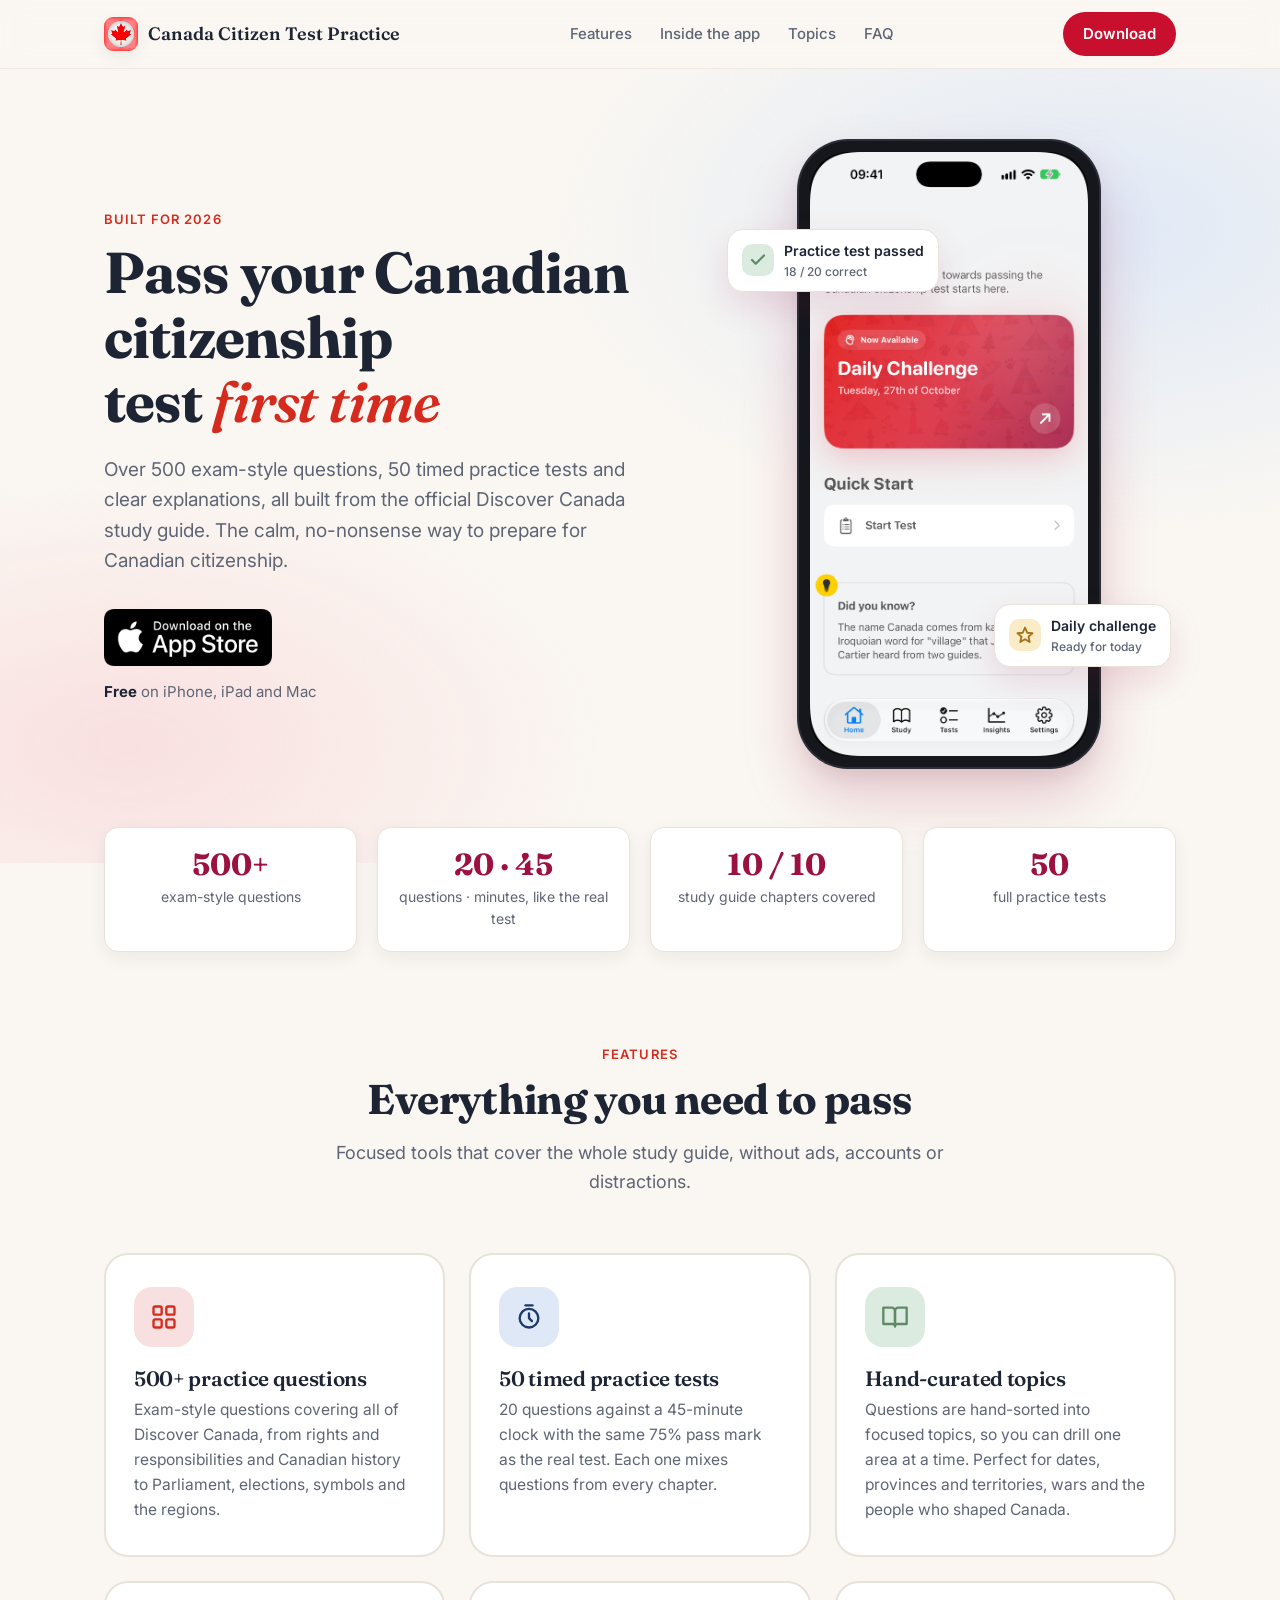
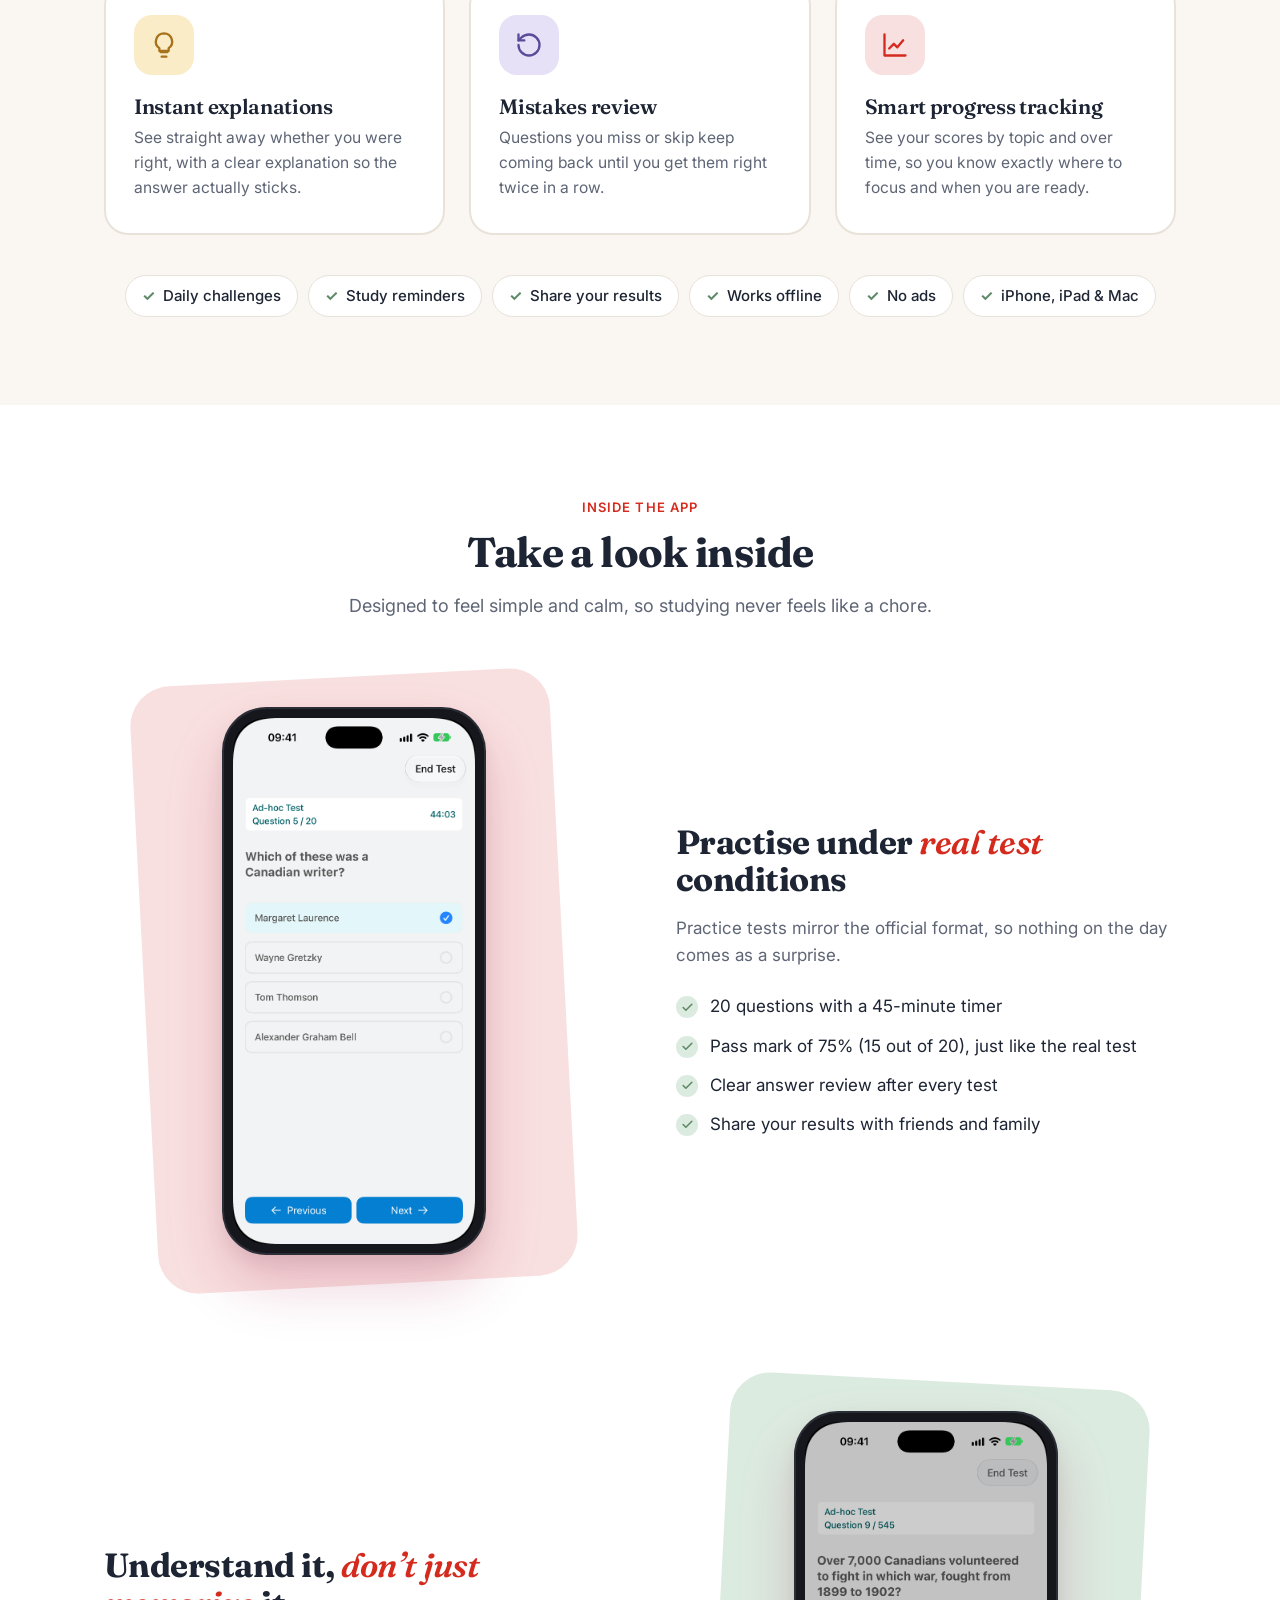
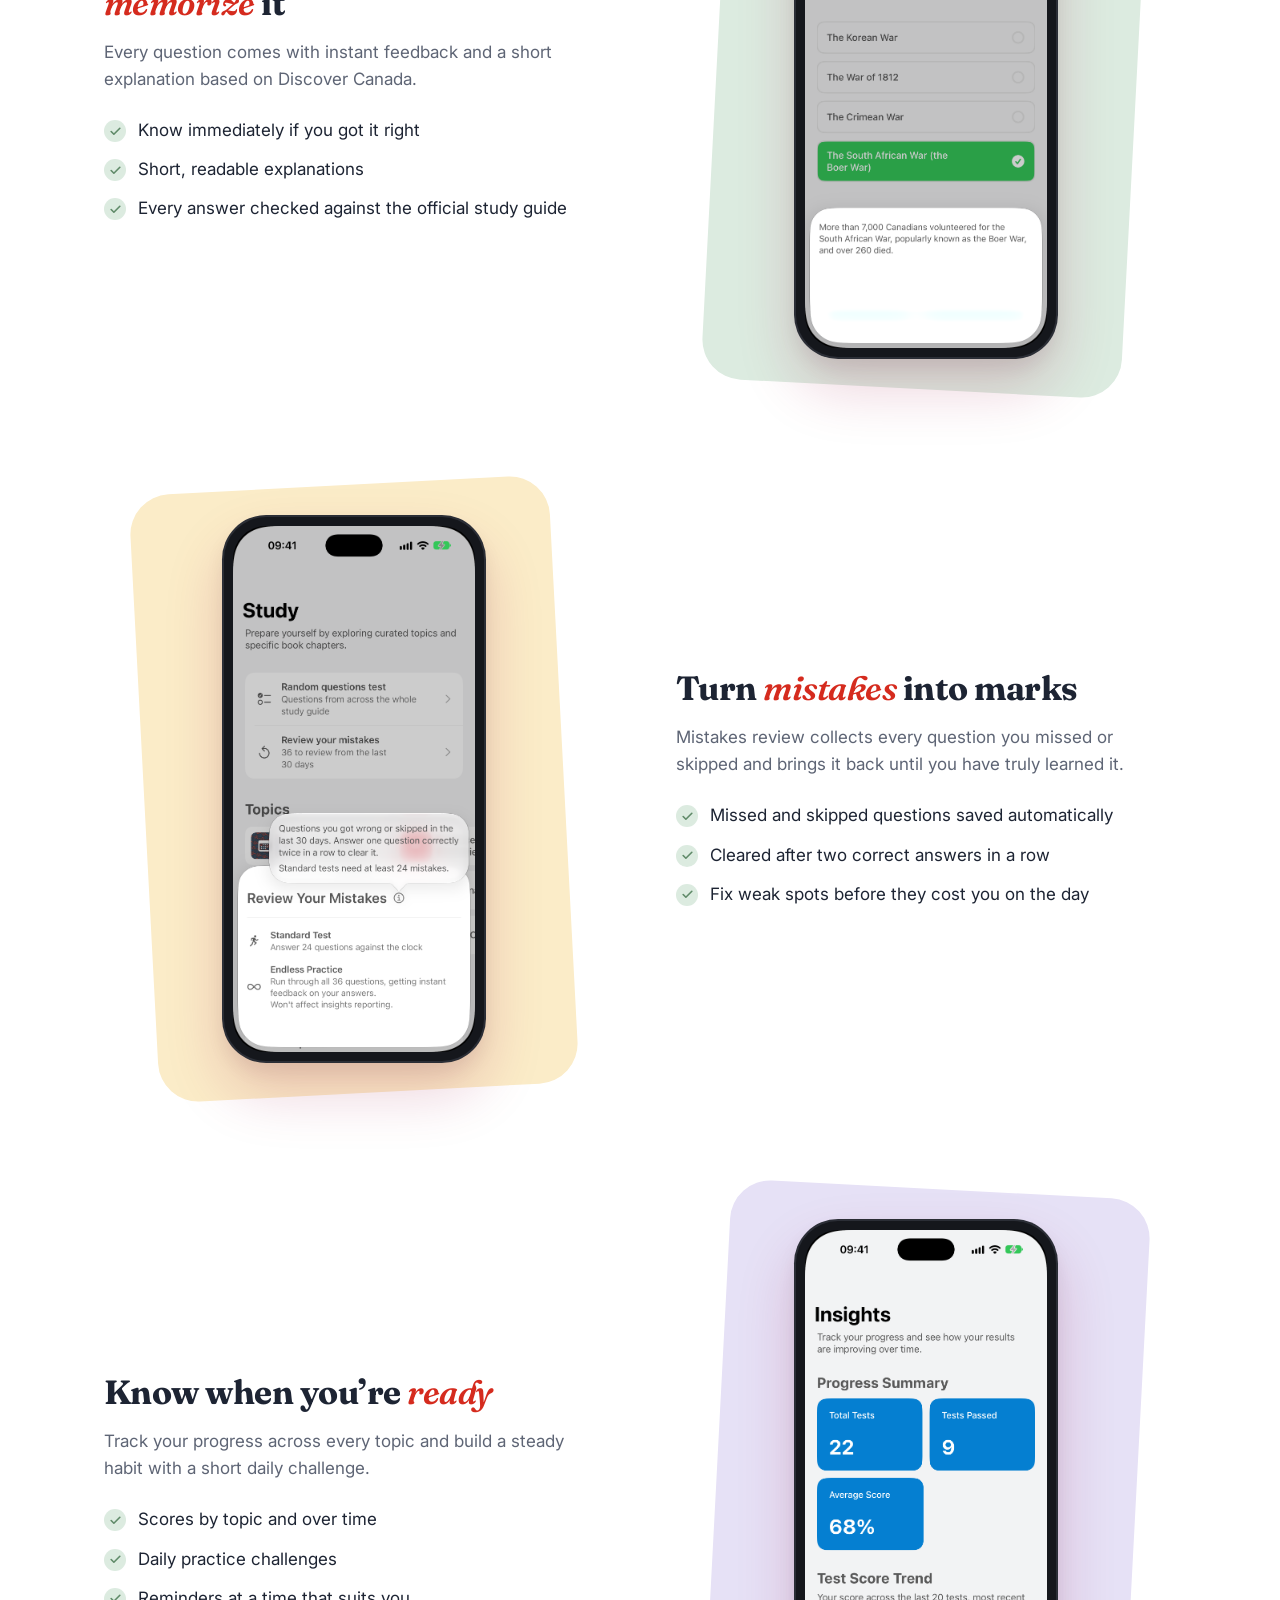
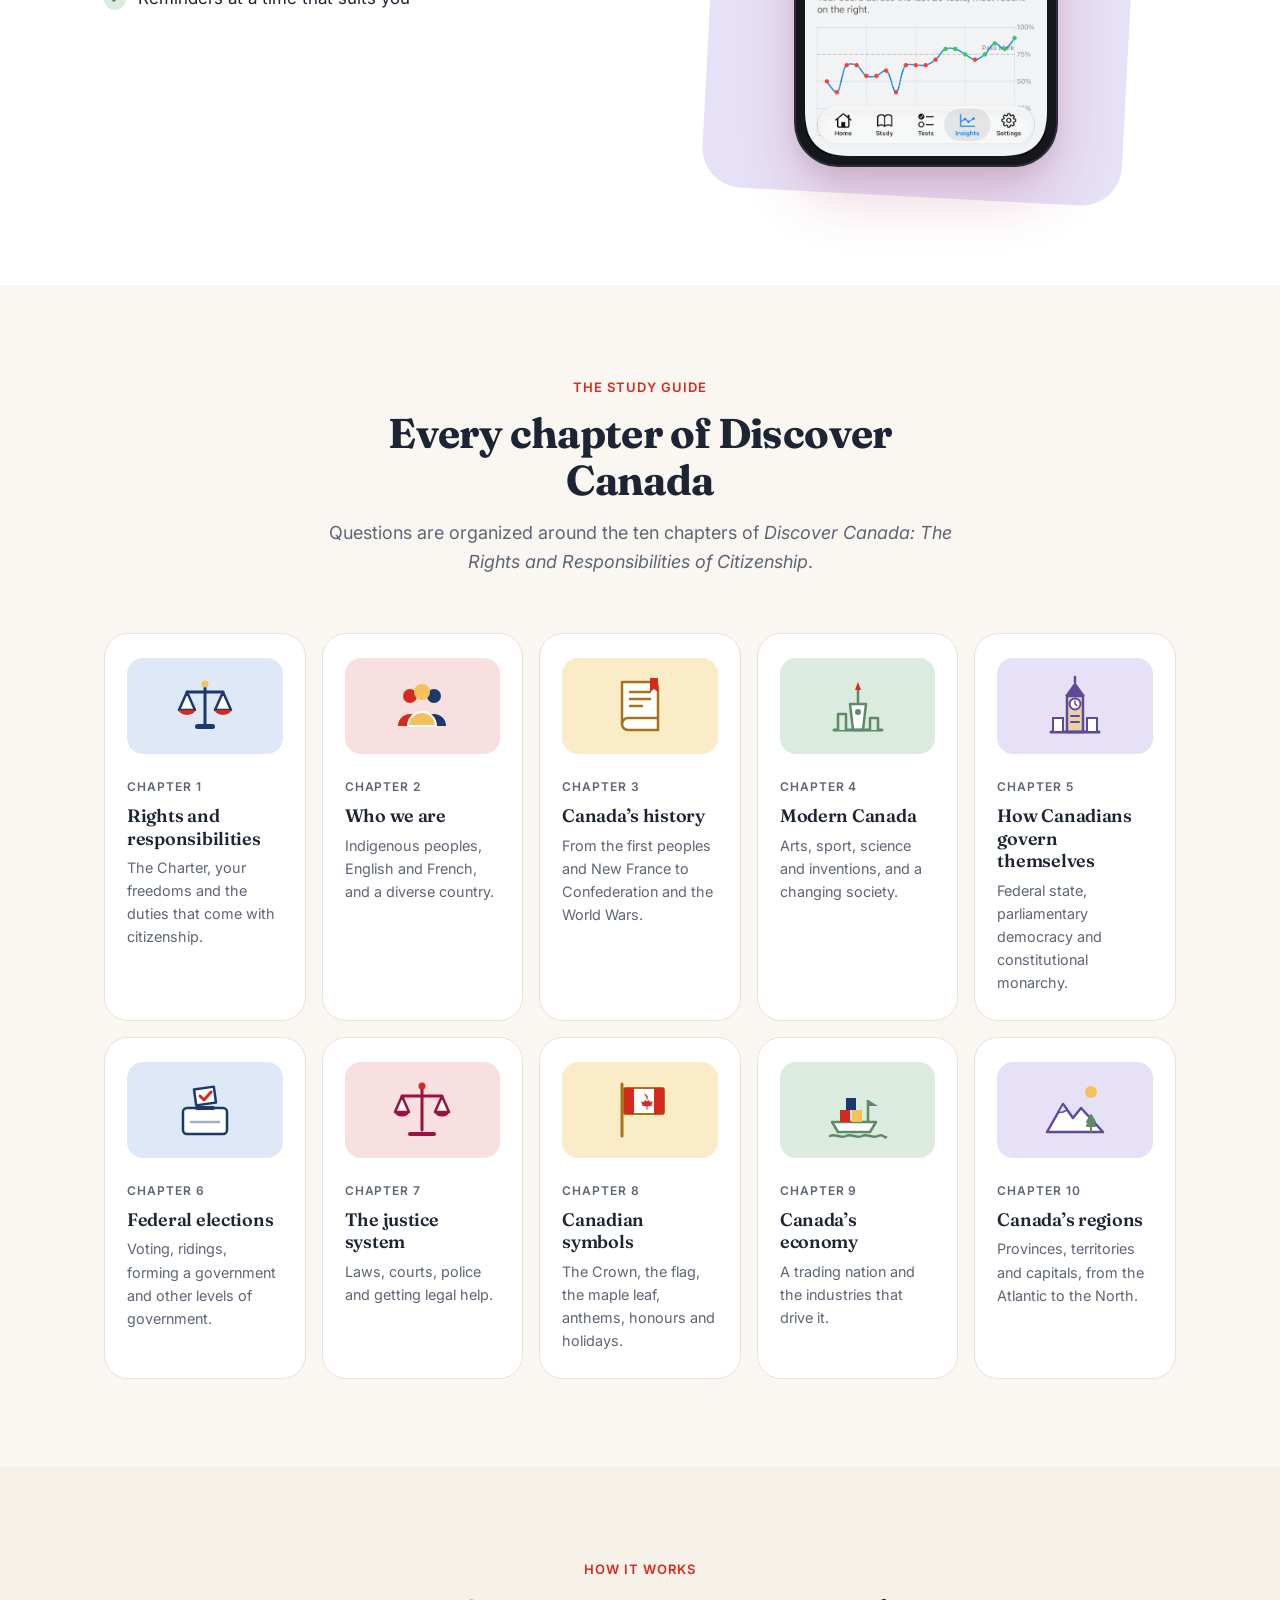
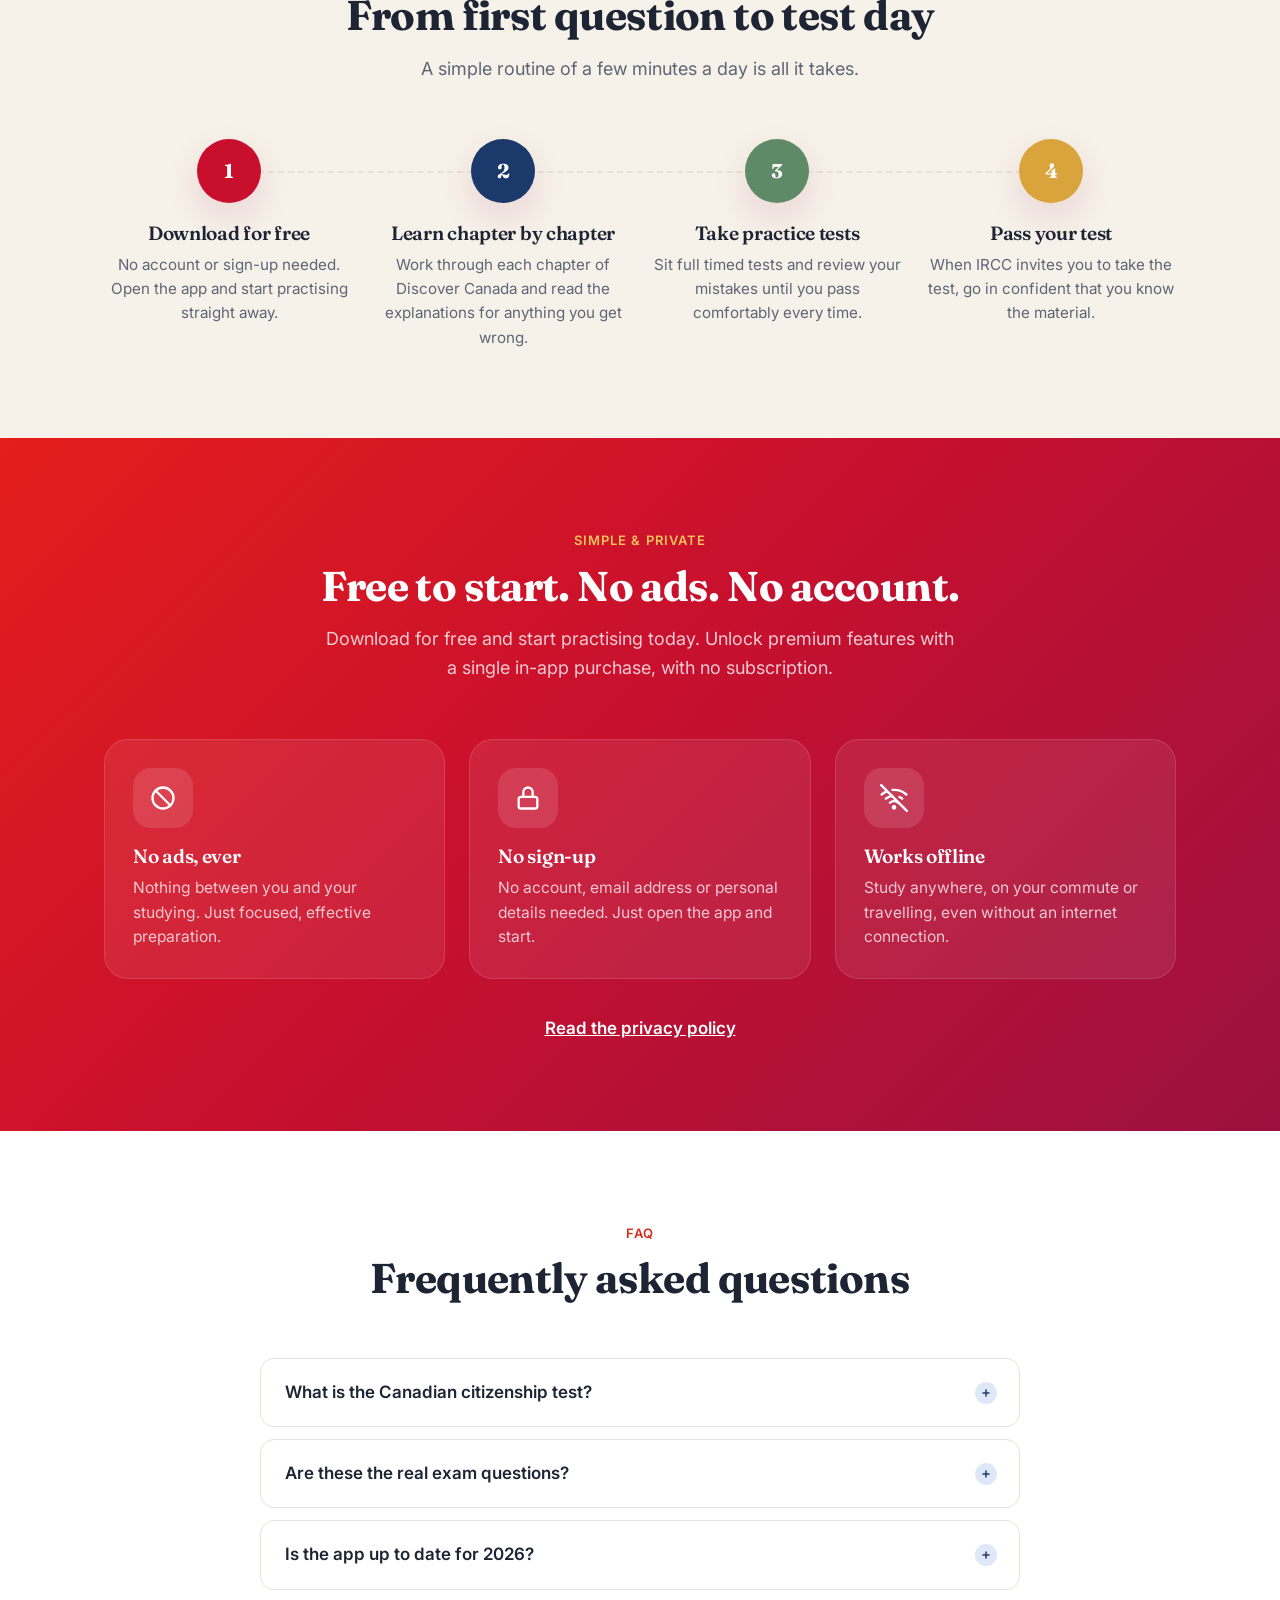
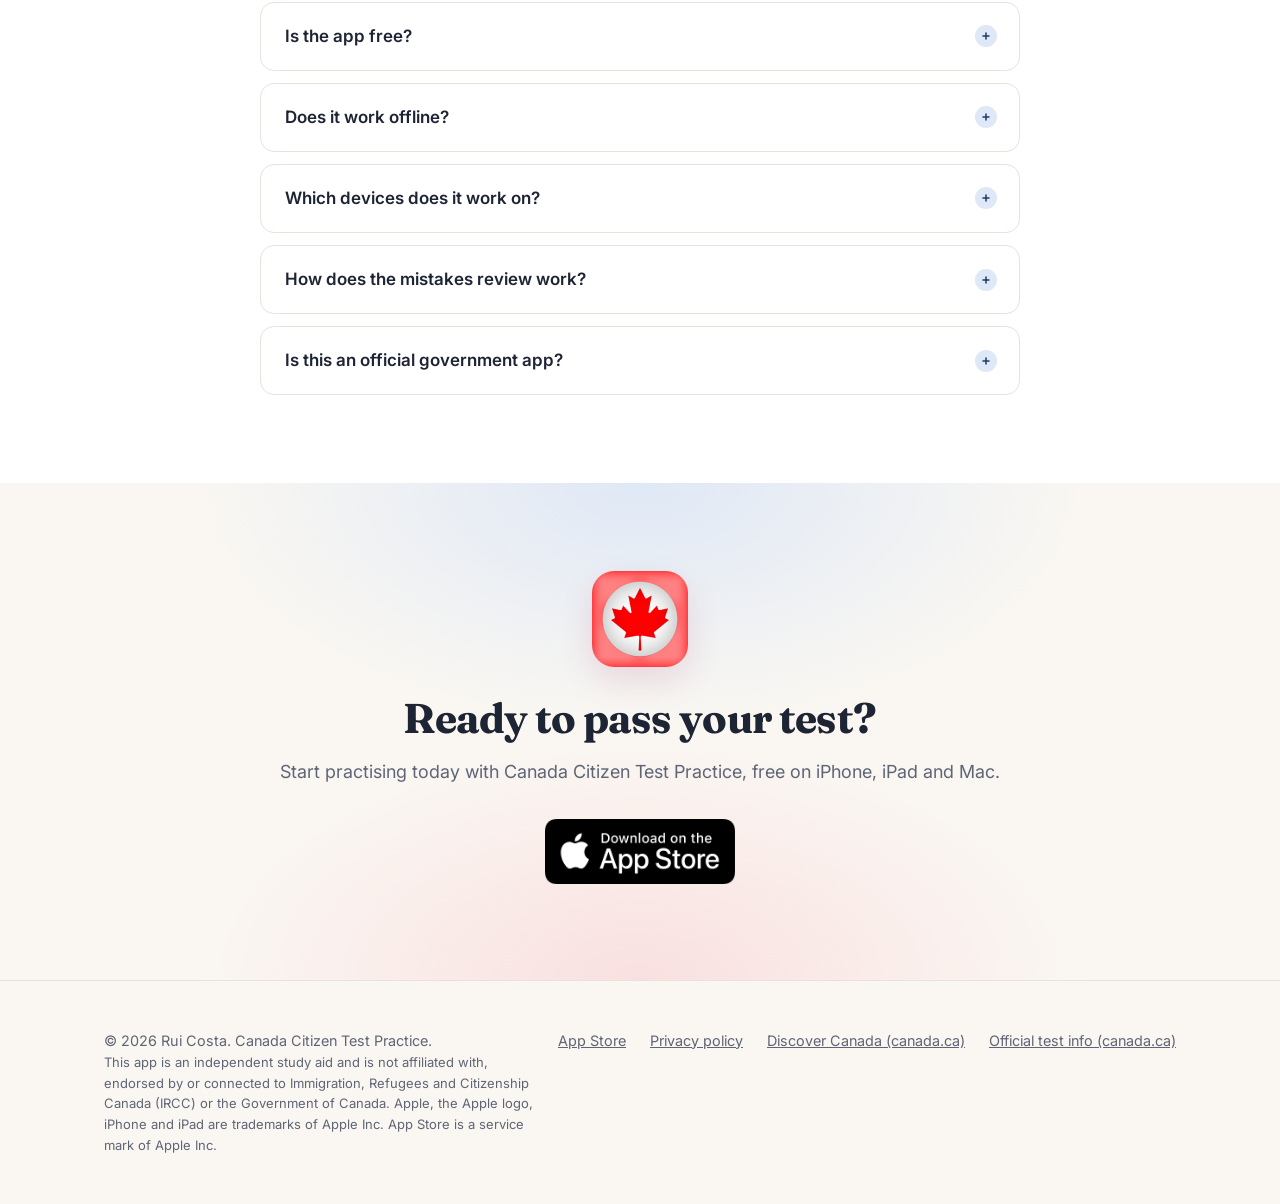
<file: index.html>
<!doctype html>
<html lang="en-CA">
<head>
  <meta charset="utf-8">
  <meta name="viewport" content="width=device-width, initial-scale=1">
  <title>Canada Citizen Test Practice 2026 – 500+ Questions &amp; Practice Tests | iPhone App</title>
  <meta name="description" content="Pass the Canadian citizenship test first time. 500+ exam-style questions from the official Discover Canada study guide, 50 timed practice tests, explanations and progress tracking. Free on iPhone, iPad and Mac.">
  <link rel="canonical" href="https://ruipfcosta.github.io/CanadaCitizenTestPractice-Website/">
  <meta name="theme-color" content="#faf7f2">
  <meta name="author" content="Rui Costa">

  <!-- Smart App Banner in Safari on iOS -->
  <meta name="apple-itunes-app" content="app-id=6827146081">

  <!-- Open Graph / social -->
  <meta property="og:type" content="website">
  <meta property="og:site_name" content="Canada Citizen Test Practice">
  <meta property="og:locale" content="en_CA">
  <meta property="og:url" content="https://ruipfcosta.github.io/CanadaCitizenTestPractice-Website/">
  <meta property="og:title" content="Canada Citizen Test Practice – pass your citizenship test first time">
  <meta property="og:description" content="500+ exam-style questions, 50 timed practice tests and clear explanations, built from the official Discover Canada study guide. Free on the App Store.">
  <meta property="og:image" content="https://ruipfcosta.github.io/CanadaCitizenTestPractice-Website/assets/img/icon-512.png">
  <meta property="og:image:width" content="512">
  <meta property="og:image:height" content="512">
  <meta property="og:image:alt" content="Canada Citizen Test Practice app icon">
  <meta name="twitter:card" content="summary">
  <meta name="twitter:title" content="Canada Citizen Test Practice">
  <meta name="twitter:description" content="500+ exam-style questions, 50 timed practice tests and clear explanations. Free on the App Store.">
  <meta name="twitter:image" content="https://ruipfcosta.github.io/CanadaCitizenTestPractice-Website/assets/img/icon-512.png">

  <link rel="icon" type="image/png" sizes="32x32" href="assets/img/icon-32.png">
  <link rel="icon" type="image/png" sizes="192x192" href="assets/img/icon-192.png">
  <link rel="apple-touch-icon" href="assets/img/icon-180.png">

  <link rel="preconnect" href="https://fonts.googleapis.com">
  <link rel="preconnect" href="https://fonts.gstatic.com" crossorigin>
  <link rel="stylesheet" href="https://fonts.googleapis.com/css2?family=Fraunces:ital,opsz,wght@0,9..144,600;0,9..144,700;1,9..144,600&family=Inter:wght@400;500;600&display=swap">
  <link rel="preload" as="image" href="assets/screenshots/home.png" fetchpriority="high">
  <link rel="stylesheet" href="styles.css">

  <script type="application/ld+json">
  {
    "@context": "https://schema.org",
    "@graph": [
      {
        "@type": "WebSite",
        "@id": "https://ruipfcosta.github.io/CanadaCitizenTestPractice-Website/#website",
        "url": "https://ruipfcosta.github.io/CanadaCitizenTestPractice-Website/",
        "name": "Canada Citizen Test Practice",
        "inLanguage": "en-CA"
      },
      {
        "@type": "MobileApplication",
        "@id": "https://ruipfcosta.github.io/CanadaCitizenTestPractice-Website/#app",
        "name": "Canada Citizen Test Practice",
        "alternateName": "Canadian Citizenship Test Practice",
        "description": "Prepare for the Canadian citizenship test with 500+ exam-style questions based on the official Discover Canada study guide, 50 timed practice tests, daily challenges, instant explanations and progress tracking.",
        "url": "https://ruipfcosta.github.io/CanadaCitizenTestPractice-Website/",
        "downloadUrl": "https://apps.apple.com/us/app/canada-citizen-test-practice/id6827146081",
        "installUrl": "https://apps.apple.com/us/app/canada-citizen-test-practice/id6827146081",
        "image": "https://ruipfcosta.github.io/CanadaCitizenTestPractice-Website/assets/img/icon-512.png",
        "operatingSystem": "iOS 17.0 or later",
        "applicationCategory": "EducationalApplication",
        "inLanguage": "en-CA",
        "offers": {
          "@type": "Offer",
          "price": "0",
          "priceCurrency": "CAD"
        },
        "author": {
          "@type": "Person",
          "name": "Rui Costa",
          "url": "https://apps.apple.com/ca/developer/rui-costa/id889782271"
        }
      },
      {
        "@type": "FAQPage",
        "@id": "https://ruipfcosta.github.io/CanadaCitizenTestPractice-Website/#faq",
        "mainEntity": [
          {
            "@type": "Question",
            "name": "What is the Canadian citizenship test?",
            "acceptedAnswer": { "@type": "Answer", "text": "The citizenship test is part of applying for Canadian citizenship, and applicants aged 18 to 54 usually need to take it. It has 20 multiple-choice or true-or-false questions, you have 45 minutes, and you need at least 15 correct answers (75%) to pass. Questions are based on the official study guide, Discover Canada: The Rights and Responsibilities of Citizenship." }
          },
          {
            "@type": "Question",
            "name": "Are these the real exam questions?",
            "acceptedAnswer": { "@type": "Answer", "text": "No one can legitimately offer the actual exam questions. The app contains over 500 exam-style questions, written in its own words from facts in Discover Canada and covering every chapter of the guide, so you will be familiar with the kind of questions you will see on the day." }
          },
          {
            "@type": "Question",
            "name": "Is the app up to date for 2026?",
            "acceptedAnswer": { "@type": "Answer", "text": "Yes. The question bank was written in 2026 from the current edition of Discover Canada, and every answer is checked against the guide." }
          },
          {
            "@type": "Question",
            "name": "Is the app free?",
            "acceptedAnswer": { "@type": "Answer", "text": "The app is free to download and start practising. Premium features can be unlocked with a single in-app purchase. There is no subscription and there are no ads." }
          },
          {
            "@type": "Question",
            "name": "Does it work offline?",
            "acceptedAnswer": { "@type": "Answer", "text": "Yes. Everything works without an internet connection, so you can study on the bus, on a flight or anywhere with poor signal." }
          },
          {
            "@type": "Question",
            "name": "Which devices does it work on?",
            "acceptedAnswer": { "@type": "Answer", "text": "The app runs on iPhone (iOS 17 or later), iPad (iPadOS 17 or later) and on Macs with Apple silicon running macOS 14 or later. There is currently no Android version." }
          },
          {
            "@type": "Question",
            "name": "How does the mistakes review work?",
            "acceptedAnswer": { "@type": "Answer", "text": "Any question you get wrong or skip is added to your mistakes list. In review mode those questions keep coming back until you answer each one correctly twice in a row, so weak spots turn into strengths." }
          },
          {
            "@type": "Question",
            "name": "Is this an official government app?",
            "acceptedAnswer": { "@type": "Answer", "text": "No. Canada Citizen Test Practice is an independent study app and is not affiliated with or endorsed by Immigration, Refugees and Citizenship Canada (IRCC) or the Government of Canada. Official information about the test is on canada.ca." }
          }
        ]
      }
    ]
  }
  </script>
</head>
<body>
  <a class="skip-link" href="#main">Skip to content</a>

  <header class="site-header">
    <div class="container site-header__inner">
      <a class="brand" href="./" aria-label="Canada Citizen Test Practice – home">
        <img src="assets/img/icon-64.png" alt="" width="34" height="34">
        <span>Canada Citizen <span class="brand__sub">Test Practice</span></span>
      </a>
      <nav class="site-nav" aria-label="Main">
        <a href="#features">Features</a>
        <a href="#inside">Inside the app</a>
        <a href="#topics">Topics</a>
        <a href="#faq">FAQ</a>
      </nav>
      <a class="btn" href="https://apps.apple.com/us/app/canada-citizen-test-practice/id6827146081">Download</a>
    </div>
  </header>

  <main id="main">

    <!-- Hero -->
    <section class="hero" aria-labelledby="hero-title">

      <div class="container hero__grid">
        <div class="hero__text">
          <span class="eyebrow">Built for 2026</span>
          <h1 class="hero__title" id="hero-title">Pass your Canadian citizenship test <em>first time</em></h1>
          <p class="hero__lede">Over 500 exam-style questions, 50 timed practice tests and clear explanations, all built from the official Discover Canada study guide. The calm, no-nonsense way to prepare for Canadian citizenship.</p>
          <div class="hero__cta">
            <a class="store-badge" href="https://apps.apple.com/us/app/canada-citizen-test-practice/id6827146081">
              <img src="assets/img/app-store-badge.png" alt="Download on the App Store" width="440" height="150">
            </a>
            <p class="rating"><span><strong>Free</strong> on iPhone, iPad and Mac</span></p>
          </div>
        </div>

        <div class="hero__art">
          <div class="hero__device">
            <div class="phone">
              <img src="assets/screenshots/home.png" alt="Canada Citizen Test Practice home screen with practice modes and progress" width="1206" height="2622" fetchpriority="high">
            </div>

            <div class="float-card float-card--a" aria-hidden="true">
              <span class="float-card__icon tint-mint">
                <svg width="18" height="18" viewBox="0 0 24 24" fill="none" stroke="currentColor" stroke-width="3" stroke-linecap="round" stroke-linejoin="round"><polyline points="20 6 9 17 4 12"/></svg>
              </span>
              <span>Practice test passed<small>18 / 20 correct</small></span>
            </div>
            <div class="float-card float-card--b" aria-hidden="true">
              <span class="float-card__icon tint-mustard">
                <svg width="18" height="18" viewBox="0 0 24 24" fill="none" stroke="currentColor" stroke-width="2.5" stroke-linecap="round" stroke-linejoin="round"><path d="M12 2l3 7 7 .6-5.3 4.6 1.6 7.1L12 17.6 5.7 21.3l1.6-7.1L2 9.6 9 9z"/></svg>
              </span>
              <span>Daily challenge<small>Ready for today</small></span>
            </div>
          </div>
        </div>
      </div>
    </section>

    <!-- Stats -->
    <div class="container">
      <ul class="stats" role="list">
        <li class="stat"><span class="stat__num">500+</span><span class="stat__label">exam-style questions</span></li>
        <li class="stat"><span class="stat__num">20 · 45</span><span class="stat__label">questions · minutes, like the real test</span></li>
        <li class="stat"><span class="stat__num">10 / 10</span><span class="stat__label">study guide chapters covered</span></li>
        <li class="stat"><span class="stat__num">50</span><span class="stat__label">full practice tests</span></li>
      </ul>
    </div>

    <!-- Features -->
    <section class="section" id="features" aria-labelledby="features-title">
      <div class="container">
        <div class="section__head">
          <span class="eyebrow">Features</span>
          <h2 class="section__title" id="features-title">Everything you need to pass</h2>
          <p class="section__lede">Focused tools that cover the whole study guide, without ads, accounts or distractions.</p>
        </div>

        <div class="cards">
          <article class="card">
            <div class="card__icon tint-blush">
              <svg viewBox="0 0 24 24" fill="none" stroke="currentColor" stroke-width="2" stroke-linecap="round" stroke-linejoin="round" aria-hidden="true"><rect x="3" y="3" width="7" height="7" rx="1.5"/><rect x="14" y="3" width="7" height="7" rx="1.5"/><rect x="3" y="14" width="7" height="7" rx="1.5"/><rect x="14" y="14" width="7" height="7" rx="1.5"/></svg>
            </div>
            <h3>500+ practice questions</h3>
            <p>Exam-style questions covering all of Discover Canada, from rights and responsibilities and Canadian history to Parliament, elections, symbols and the regions.</p>
          </article>
          <article class="card">
            <div class="card__icon tint-sky">
              <svg viewBox="0 0 24 24" fill="none" stroke="currentColor" stroke-width="2" stroke-linecap="round" stroke-linejoin="round" aria-hidden="true"><circle cx="12" cy="13" r="8"/><path d="M12 9v4l2.5 2.5"/><path d="M9 2h6"/></svg>
            </div>
            <h3>50 timed practice tests</h3>
            <p>20 questions against a 45-minute clock with the same 75% pass mark as the real test. Each one mixes questions from every chapter.</p>
          </article>
          <article class="card">
            <div class="card__icon tint-mint">
              <svg viewBox="0 0 24 24" fill="none" stroke="currentColor" stroke-width="2" stroke-linecap="round" stroke-linejoin="round" aria-hidden="true"><path d="M2 4h7a3 3 0 013 3v13a2 2 0 00-2-2H2z"/><path d="M22 4h-7a3 3 0 00-3 3v13a2 2 0 012-2h8z"/></svg>
            </div>
            <h3>Hand-curated topics</h3>
            <p>Questions are hand-sorted into focused topics, so you can drill one area at a time. Perfect for dates, provinces and territories, wars and the people who shaped Canada.</p>
          </article>
          <article class="card">
            <div class="card__icon tint-mustard">
              <svg viewBox="0 0 24 24" fill="none" stroke="currentColor" stroke-width="2" stroke-linecap="round" stroke-linejoin="round" aria-hidden="true"><path d="M9 18h6"/><path d="M10 22h4"/><path d="M12 2a7 7 0 00-4 12.7V17h8v-2.3A7 7 0 0012 2z"/></svg>
            </div>
            <h3>Instant explanations</h3>
            <p>See straight away whether you were right, with a clear explanation so the answer actually sticks.</p>
          </article>
          <article class="card">
            <div class="card__icon tint-lilac">
              <svg viewBox="0 0 24 24" fill="none" stroke="currentColor" stroke-width="2" stroke-linecap="round" stroke-linejoin="round" aria-hidden="true"><path d="M3 12a9 9 0 109-9 9.7 9.7 0 00-6.7 2.8L3 8"/><path d="M3 3v5h5"/></svg>
            </div>
            <h3>Mistakes review</h3>
            <p>Questions you miss or skip keep coming back until you get them right twice in a row.</p>
          </article>
          <article class="card">
            <div class="card__icon tint-blush">
              <svg viewBox="0 0 24 24" fill="none" stroke="currentColor" stroke-width="2" stroke-linecap="round" stroke-linejoin="round" aria-hidden="true"><path d="M3 3v18h18"/><path d="M7 15l4-4 3 3 5-6"/></svg>
            </div>
            <h3>Smart progress tracking</h3>
            <p>See your scores by topic and over time, so you know exactly where to focus and when you are ready.</p>
          </article>
        </div>

        <ul class="chips" aria-label="Also included">
          <li>Daily challenges</li>
          <li>Study reminders</li>
          <li>Share your results</li>
          <li>Works offline</li>
          <li>No ads</li>
          <li>iPhone, iPad &amp; Mac</li>
        </ul>
      </div>
    </section>

    <!-- Inside the app -->
    <section class="section section--white" id="inside" aria-labelledby="inside-title">
      <div class="container">
        <div class="section__head">
          <span class="eyebrow">Inside the app</span>
          <h2 class="section__title" id="inside-title">Take a look inside</h2>
          <p class="section__lede">Designed to feel simple and calm, so studying never feels like a chore.</p>
        </div>

        <div class="showcase">
          <div class="showcase__row">
            <div class="showcase__media" style="--tint: var(--blush)">
              <div class="phone phone--sm">
                <img src="assets/screenshots/mock-test.png" alt="A timed practice test question with multiple-choice answers" width="1206" height="2622" loading="lazy" decoding="async">
              </div>
            </div>
            <div class="showcase__text">
              <h3>Practise under <span>real test</span> conditions</h3>
              <p>Practice tests mirror the official format, so nothing on the day comes as a surprise.</p>
              <ul class="ticks">
                <li>20 questions with a 45-minute timer</li>
                <li>Pass mark of 75% (15 out of 20), just like the real test</li>
                <li>Clear answer review after every test</li>
                <li>Share your results with friends and family</li>
              </ul>
            </div>
          </div>

          <div class="showcase__row">
            <div class="showcase__media" style="--tint: var(--mint)">
              <div class="phone phone--sm">
                <img src="assets/screenshots/explanations.png" alt="Answer feedback with an explanation drawn from Discover Canada" width="1206" height="2622" loading="lazy" decoding="async">
              </div>
            </div>
            <div class="showcase__text">
              <h3>Understand it, <span>don’t just memorize</span> it</h3>
              <p>Every question comes with instant feedback and a short explanation based on Discover Canada.</p>
              <ul class="ticks">
                <li>Know immediately if you got it right</li>
                <li>Short, readable explanations</li>
                <li>Every answer checked against the official study guide</li>
              </ul>
            </div>
          </div>

          <div class="showcase__row">
            <div class="showcase__media" style="--tint: #fbecc8">
              <div class="phone phone--sm">
                <img src="assets/screenshots/mistakes.png" alt="Mistakes review mode listing questions to practise again" width="1206" height="2622" loading="lazy" decoding="async">
              </div>
            </div>
            <div class="showcase__text">
              <h3>Turn <span>mistakes</span> into marks</h3>
              <p>Mistakes review collects every question you missed or skipped and brings it back until you have truly learned it.</p>
              <ul class="ticks">
                <li>Missed and skipped questions saved automatically</li>
                <li>Cleared after two correct answers in a row</li>
                <li>Fix weak spots before they cost you on the day</li>
              </ul>
            </div>
          </div>

          <div class="showcase__row">
            <div class="showcase__media" style="--tint: var(--lilac)">
              <div class="phone phone--sm">
                <img src="assets/screenshots/progress.png" alt="Progress screen showing scores by topic and recent test results" width="1206" height="2622" loading="lazy" decoding="async">
              </div>
            </div>
            <div class="showcase__text">
              <h3>Know when you’re <span>ready</span></h3>
              <p>Track your progress across every topic and build a steady habit with a short daily challenge.</p>
              <ul class="ticks">
                <li>Scores by topic and over time</li>
                <li>Daily practice challenges</li>
                <li>Reminders at a time that suits you</li>
              </ul>
            </div>
          </div>
        </div>
      </div>
    </section>

    <!-- Topics -->
    <section class="section" id="topics" aria-labelledby="topics-title">
      <div class="container">
        <div class="section__head">
          <span class="eyebrow">The study guide</span>
          <h2 class="section__title" id="topics-title">Every chapter of Discover Canada</h2>
          <p class="section__lede">Questions are organized around the ten chapters of <cite>Discover Canada: The Rights and Responsibilities of Citizenship</cite>.</p>
        </div>

        <div class="topics">
          <article class="topic">
            <div class="topic__art tint-sky" aria-hidden="true">
              <svg viewBox="0 0 64 64"><path d="M32 10v40" stroke="#1b3a6b" stroke-width="3" stroke-linecap="round"/><path d="M14 18h36" stroke="#1b3a6b" stroke-width="3" stroke-linecap="round"/><path d="M14 18l-8 18h16zM50 18l-8 18h16z" fill="#fff" stroke="#1b3a6b" stroke-width="2.5" stroke-linejoin="round"/><path d="M6 36a8 5 0 0016 0zM42 36a8 5 0 0016 0z" fill="#d52b1e"/><rect x="22" y="50" width="20" height="5" rx="2.5" fill="#1b3a6b"/><circle cx="32" cy="10" r="3.5" fill="#f3c25b"/></svg>
            </div>
            <span class="topic__num">Chapter 1</span>
            <h3>Rights and responsibilities</h3>
            <p>The Charter, your freedoms and the duties that come with citizenship.</p>
          </article>
          <article class="topic">
            <div class="topic__art tint-blush" aria-hidden="true">
              <svg viewBox="0 0 64 64"><circle cx="20" cy="22" r="7" fill="#d52b1e"/><circle cx="44" cy="22" r="7" fill="#1b3a6b"/><circle cx="32" cy="18" r="8" fill="#f3c25b"/><path d="M8 52a12 12 0 0124 0z" fill="#d52b1e"/><path d="M32 52a12 12 0 0124 0z" fill="#1b3a6b"/><path d="M18 52a14 14 0 0128 0z" fill="#f3c25b" stroke="#fff" stroke-width="2"/></svg>
            </div>
            <span class="topic__num">Chapter 2</span>
            <h3>Who we are</h3>
            <p>Indigenous peoples, English and French, and a diverse country.</p>
          </article>
          <article class="topic">
            <div class="topic__art tint-mustard" aria-hidden="true">
              <svg viewBox="0 0 64 64"><path d="M14 8h30a6 6 0 016 6v42H20a6 6 0 01-6-6z" fill="#fff" stroke="#a7731a" stroke-width="2.5" stroke-linejoin="round"/><path d="M14 50a6 6 0 016-6h30" fill="none" stroke="#a7731a" stroke-width="2.5"/><path d="M22 18h20M22 25h20M22 32h12" stroke="#a7731a" stroke-width="2.5" stroke-linecap="round"/><path d="M42 4v14l4-3 4 3V4" fill="#d52b1e"/></svg>
            </div>
            <span class="topic__num">Chapter 3</span>
            <h3>Canada’s history</h3>
            <p>From the first peoples and New France to Confederation and the World Wars.</p>
          </article>
          <article class="topic">
            <div class="topic__art tint-mint" aria-hidden="true">
              <svg viewBox="0 0 64 64"><path d="M24 30h16l-3 26H27z" fill="#fff" stroke="#5f8a68" stroke-width="2.5" stroke-linejoin="round"/><path d="M32 30V12" stroke="#5f8a68" stroke-width="2.5"/><path d="M32 8l3 8h-6z" fill="#d52b1e"/><circle cx="32" cy="38" r="3" fill="#5f8a68"/><path d="M8 56h48" stroke="#5f8a68" stroke-width="3" stroke-linecap="round"/><path d="M12 56V40h8v16M44 56V44h8v12" fill="#dcebe0" stroke="#5f8a68" stroke-width="2.5" stroke-linejoin="round"/></svg>
            </div>
            <span class="topic__num">Chapter 4</span>
            <h3>Modern Canada</h3>
            <p>Arts, sport, science and inventions, and a changing society.</p>
          </article>
          <article class="topic">
            <div class="topic__art tint-lilac" aria-hidden="true">
              <svg viewBox="0 0 64 64"><rect x="24" y="22" width="16" height="36" fill="#e8d3a6" stroke="#5b4b9a" stroke-width="2.5"/><path d="M22 22h20l-10-14z" fill="#5b4b9a"/><path d="M32 8V3" stroke="#5b4b9a" stroke-width="2.5" stroke-linecap="round"/><circle cx="32" cy="30" r="5.5" fill="#fff" stroke="#5b4b9a" stroke-width="2"/><path d="M32 27v3l2 1.5" stroke="#5b4b9a" stroke-width="1.5" stroke-linecap="round" fill="none"/><path d="M28 42h8M28 48h8" stroke="#5b4b9a" stroke-width="2" stroke-linecap="round"/><path d="M8 58h48" stroke="#5b4b9a" stroke-width="3" stroke-linecap="round"/><rect x="10" y="44" width="10" height="14" fill="#fff" stroke="#5b4b9a" stroke-width="2"/><rect x="44" y="44" width="10" height="14" fill="#fff" stroke="#5b4b9a" stroke-width="2"/></svg>
            </div>
            <span class="topic__num">Chapter 5</span>
            <h3>How Canadians govern themselves</h3>
            <p>Federal state, parliamentary democracy and constitutional monarchy.</p>
          </article>
          <article class="topic">
            <div class="topic__art tint-sky" aria-hidden="true">
              <svg viewBox="0 0 64 64"><rect x="10" y="30" width="44" height="26" rx="4" fill="#fff" stroke="#1b3a6b" stroke-width="2.5"/><path d="M24 30h16" stroke="#1b3a6b" stroke-width="4" stroke-linecap="round"/><path d="M22 10h20v16H22z" fill="#fff" stroke="#1b3a6b" stroke-width="2.5" stroke-linejoin="round" transform="rotate(-8 32 18)"/><path d="M27 18l4 4 7-8" fill="none" stroke="#d52b1e" stroke-width="3" stroke-linecap="round" stroke-linejoin="round"/><path d="M18 44h28" stroke="#1b3a6b" stroke-width="2.5" stroke-linecap="round" opacity=".4"/></svg>
            </div>
            <span class="topic__num">Chapter 6</span>
            <h3>Federal elections</h3>
            <p>Voting, ridings, forming a government and other levels of government.</p>
          </article>
          <article class="topic">
            <div class="topic__art tint-blush" aria-hidden="true">
              <svg viewBox="0 0 64 64"><path d="M32 8v44" stroke="#9c1140" stroke-width="3" stroke-linecap="round"/><path d="M12 18h40" stroke="#9c1140" stroke-width="3" stroke-linecap="round"/><path d="M12 18l-7 16h14zM52 18l-7 16h14z" fill="#fff" stroke="#9c1140" stroke-width="2.5" stroke-linejoin="round"/><path d="M5 34a7 4.5 0 0014 0zM45 34a7 4.5 0 0014 0z" fill="#9c1140"/><path d="M20 56h24" stroke="#9c1140" stroke-width="4" stroke-linecap="round"/><circle cx="32" cy="8" r="3.5" fill="#d52b1e"/></svg>
            </div>
            <span class="topic__num">Chapter 7</span>
            <h3>The justice system</h3>
            <p>Laws, courts, police and getting legal help.</p>
          </article>
          <article class="topic">
            <div class="topic__art tint-mustard" aria-hidden="true">
              <svg viewBox="0 0 64 64"><path d="M14 6v52" stroke="#a7731a" stroke-width="3" stroke-linecap="round"/><rect x="16" y="10" width="40" height="26" rx="2" fill="#fff" stroke="#a7731a" stroke-width="2"/><rect x="16" y="10" width="10" height="26" fill="#d52b1e"/><rect x="46" y="10" width="10" height="26" fill="#d52b1e"/><path d="M36 15l1.5 3.5 2.5-1-1 6 2-1.5 1 2 3-.5-1.5 3 1 1-5 1v3h-1v-3l-5-1 1-1-1.5-3 3 .5 1-2 2 1.5-1-6 2.5 1z" fill="#d52b1e"/></svg>
            </div>
            <span class="topic__num">Chapter 8</span>
            <h3>Canadian symbols</h3>
            <p>The Crown, the flag, the maple leaf, anthems, honours and holidays.</p>
          </article>
          <article class="topic">
            <div class="topic__art tint-mint" aria-hidden="true">
              <svg viewBox="0 0 64 64"><path d="M6 44h44l-6 10H12z" fill="#fff" stroke="#5f8a68" stroke-width="2.5" stroke-linejoin="round"/><rect x="14" y="32" width="10" height="12" fill="#d52b1e"/><rect x="26" y="32" width="10" height="12" fill="#f3c25b"/><rect x="20" y="20" width="10" height="12" fill="#1b3a6b"/><path d="M42 44V22" stroke="#5f8a68" stroke-width="2.5"/><path d="M42 22l10 6H42" fill="#5f8a68"/><path d="M4 58c6-3 10 3 16 0s10 3 16 0 10 3 16 0 6 3 8 1" fill="none" stroke="#5f8a68" stroke-width="2.5" stroke-linecap="round"/></svg>
            </div>
            <span class="topic__num">Chapter 9</span>
            <h3>Canada’s economy</h3>
            <p>A trading nation and the industries that drive it.</p>
          </article>
          <article class="topic">
            <div class="topic__art tint-lilac" aria-hidden="true">
              <svg viewBox="0 0 64 64"><path d="M4 54l16-28 10 14 8-10 22 24z" fill="#fff" stroke="#5b4b9a" stroke-width="2.5" stroke-linejoin="round"/><path d="M15 34.5l5-8.5 4 6-4 2z" fill="#e6e1f6" stroke="#5b4b9a" stroke-width="1.5" stroke-linejoin="round"/><path d="M48 54V40M44 48l4-8 4 8zM44 44l4-7 4 7z" fill="#5f8a68" stroke="#5f8a68" stroke-width="2" stroke-linejoin="round"/><circle cx="48" cy="14" r="6" fill="#f3c25b"/></svg>
            </div>
            <span class="topic__num">Chapter 10</span>
            <h3>Canada’s regions</h3>
            <p>Provinces, territories and capitals, from the Atlantic to the North.</p>
          </article>
        </div>
      </div>
    </section>

    <!-- How it works -->
    <section class="section section--alt" id="how-it-works" aria-labelledby="how-title">
      <div class="container">
        <div class="section__head">
          <span class="eyebrow">How it works</span>
          <h2 class="section__title" id="how-title">From first question to test day</h2>
          <p class="section__lede">A simple routine of a few minutes a day is all it takes.</p>
        </div>

        <ol class="steps">
          <li class="step">
            <div class="step__num" style="background: var(--primary)">1</div>
            <h3>Download for free</h3>
            <p>No account or sign-up needed. Open the app and start practising straight away.</p>
          </li>
          <li class="step">
            <div class="step__num" style="background: var(--navy)">2</div>
            <h3>Learn chapter by chapter</h3>
            <p>Work through each chapter of Discover Canada and read the explanations for anything you get wrong.</p>
          </li>
          <li class="step">
            <div class="step__num" style="background: var(--sage)">3</div>
            <h3>Take practice tests</h3>
            <p>Sit full timed tests and review your mistakes until you pass comfortably every time.</p>
          </li>
          <li class="step">
            <div class="step__num" style="background: #d9a43b">4</div>
            <h3>Pass your test</h3>
            <p>When IRCC invites you to take the test, go in confident that you know the material.</p>
          </li>
        </ol>
      </div>
    </section>

    <!-- Pricing & privacy -->
    <section class="section band" id="pricing" aria-labelledby="pricing-title">
      <div class="container">
        <div class="section__head">
          <span class="eyebrow">Simple &amp; private</span>
          <h2 class="section__title" id="pricing-title">Free to start. No ads. No account.</h2>
          <p class="section__lede">Download for free and start practising today. Unlock premium features with a single in-app purchase, with no subscription.</p>
        </div>

        <div class="band__grid">
          <div class="band__card">
            <div class="card__icon" aria-hidden="true">
              <svg viewBox="0 0 24 24" fill="none" stroke="currentColor" stroke-width="2" stroke-linecap="round" stroke-linejoin="round"><circle cx="12" cy="12" r="9"/><path d="M5.6 5.6l12.8 12.8"/></svg>
            </div>
            <h3>No ads, ever</h3>
            <p>Nothing between you and your studying. Just focused, effective preparation.</p>
          </div>
          <div class="band__card">
            <div class="card__icon" aria-hidden="true">
              <svg viewBox="0 0 24 24" fill="none" stroke="currentColor" stroke-width="2" stroke-linecap="round" stroke-linejoin="round"><rect x="4" y="11" width="16" height="10" rx="2"/><path d="M8 11V7a4 4 0 018 0v4"/></svg>
            </div>
            <h3>No sign-up</h3>
            <p>No account, email address or personal details needed. Just open the app and start.</p>
          </div>
          <div class="band__card">
            <div class="card__icon" aria-hidden="true">
              <svg viewBox="0 0 24 24" fill="none" stroke="currentColor" stroke-width="2" stroke-linecap="round" stroke-linejoin="round"><path d="M1 1l22 22"/><path d="M16.7 11.1A10.9 10.9 0 0119 12.6M5 12.6a11 11 0 015.2-2.5M10.7 5.1A16 16 0 0122.6 9M1.4 9a16 16 0 014.3-2.7M8.5 16.1a5 5 0 017 0"/><circle cx="12" cy="20" r="1"/></svg>
            </div>
            <h3>Works offline</h3>
            <p>Study anywhere, on your commute or travelling, even without an internet connection.</p>
          </div>
        </div>

        <p class="band__link"><a href="privacypolicy/">Read the privacy policy</a></p>
      </div>
    </section>

    <!-- FAQ -->
    <section class="section section--white" id="faq" aria-labelledby="faq-title">
      <div class="container">
        <div class="section__head">
          <span class="eyebrow">FAQ</span>
          <h2 class="section__title" id="faq-title">Frequently asked questions</h2>
        </div>

        <div class="faq">
          <details>
            <summary>What is the Canadian citizenship test?</summary>
            <div>
              <p>The citizenship test is part of applying for Canadian citizenship, and applicants aged 18 to 54 usually need to take it. It has 20 multiple-choice or true-or-false questions, you have 45 minutes, and you need at least 15 correct answers (75%) to pass.</p>
              <p>Questions are based on the official study guide, <cite>Discover Canada: The Rights and Responsibilities of Citizenship</cite>.</p>
            </div>
          </details>
          <details>
            <summary>Are these the real exam questions?</summary>
            <div><p>No one can legitimately offer the actual exam questions. The app contains over 500 exam-style questions, written in its own words from facts in Discover Canada and covering every chapter of the guide, so you will be familiar with the kind of questions you will see on the day.</p></div>
          </details>
          <details>
            <summary>Is the app up to date for 2026?</summary>
            <div><p>Yes. The question bank was written in 2026 from the current edition of Discover Canada, and every answer is checked against the guide.</p></div>
          </details>
          <details>
            <summary>Is the app free?</summary>
            <div><p>The app is free to download and start practising. Premium features can be unlocked with a single in-app purchase. There is no subscription and there are no ads.</p></div>
          </details>
          <details>
            <summary>Does it work offline?</summary>
            <div><p>Yes. Everything works without an internet connection, so you can study on the bus, on a flight or anywhere with poor signal.</p></div>
          </details>
          <details>
            <summary>Which devices does it work on?</summary>
            <div><p>The app runs on iPhone (iOS 17 or later), iPad (iPadOS 17 or later) and on Macs with Apple silicon running macOS 14 or later. There is currently no Android version.</p></div>
          </details>
          <details>
            <summary>How does the mistakes review work?</summary>
            <div><p>Any question you get wrong or skip is added to your mistakes list. In review mode those questions keep coming back until you answer each one correctly twice in a row, so weak spots turn into strengths.</p></div>
          </details>
          <details>
            <summary>Is this an official government app?</summary>
            <div><p>No. Canada Citizen Test Practice is an independent study app and is not affiliated with or endorsed by Immigration, Refugees and Citizenship Canada (IRCC) or the Government of Canada. Official information about the test is on <a href="https://www.canada.ca/en/immigration-refugees-citizenship/services/canadian-citizenship/become-canadian-citizen/citizenship-test.html" rel="noopener">canada.ca</a>.</p></div>
          </details>
        </div>
      </div>
    </section>

    <!-- Final CTA -->
    <section class="section cta" aria-labelledby="cta-title">
      <div class="container">
        <img class="cta__icon" src="assets/img/icon-192.png" alt="" width="96" height="96" loading="lazy">
        <h2 class="section__title" id="cta-title">Ready to pass your test?</h2>
        <p class="section__lede">Start practising today with Canada Citizen Test Practice, free on iPhone, iPad and Mac.</p>
        <a class="store-badge" href="https://apps.apple.com/us/app/canada-citizen-test-practice/id6827146081">
          <img src="assets/img/app-store-badge.png" alt="Download on the App Store" width="440" height="150" loading="lazy">
        </a>
      </div>
    </section>
  </main>

  <footer class="site-footer">
    <div class="container site-footer__inner">
      <div>
        <p>© 2026 Rui Costa. Canada Citizen Test Practice.</p>
        <p class="disclaimer">This app is an independent study aid and is not affiliated with, endorsed by or connected to Immigration, Refugees and Citizenship Canada (IRCC) or the Government of Canada. Apple, the Apple logo, iPhone and iPad are trademarks of Apple Inc. App Store is a service mark of Apple Inc.</p>
      </div>
      <nav aria-label="Footer">
        <a href="https://apps.apple.com/us/app/canada-citizen-test-practice/id6827146081">App Store</a>
        <a href="privacypolicy/">Privacy policy</a>
        <a href="https://www.canada.ca/en/immigration-refugees-citizenship/corporate/publications-manuals/discover-canada.html" rel="noopener">Discover Canada (canada.ca)</a>
        <a href="https://www.canada.ca/en/immigration-refugees-citizenship/services/canadian-citizenship/become-canadian-citizen/citizenship-test.html" rel="noopener">Official test info (canada.ca)</a>
      </nav>
    </div>
  </footer>
</body>
</html>
</file>
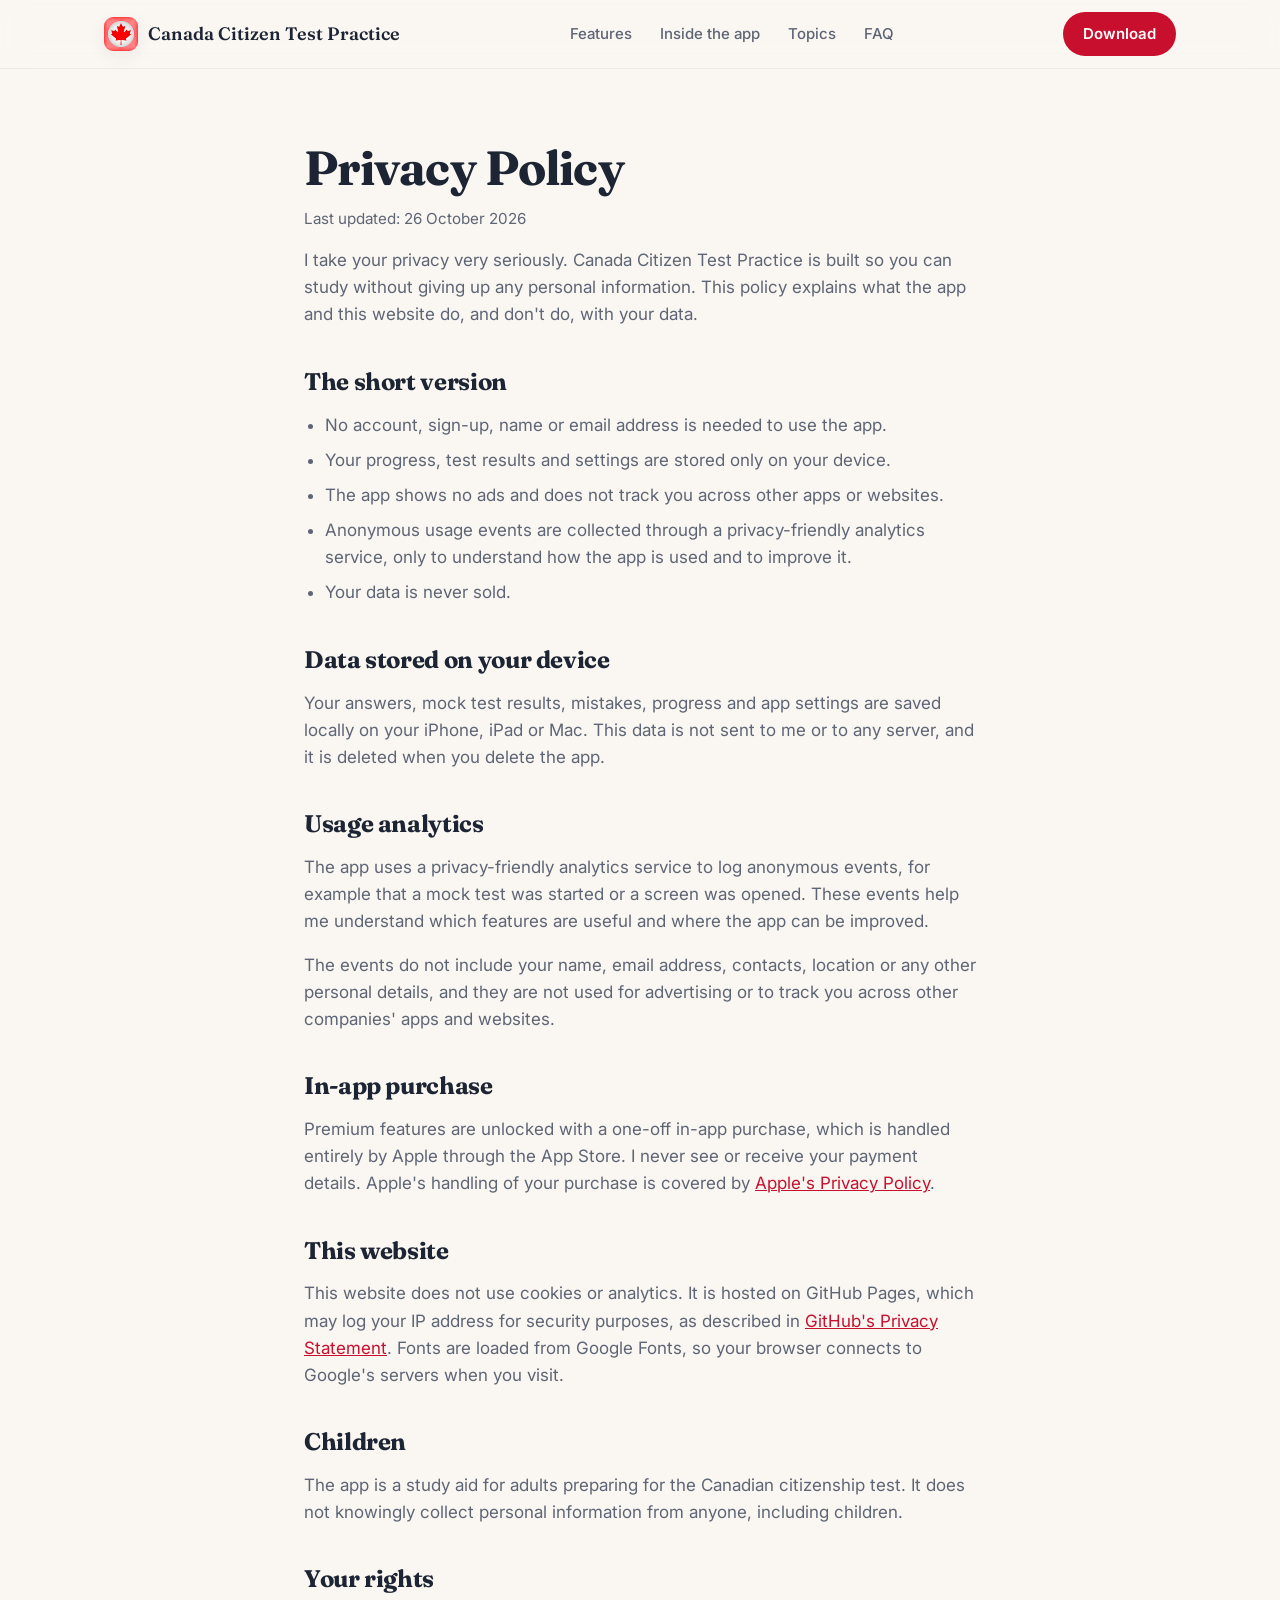
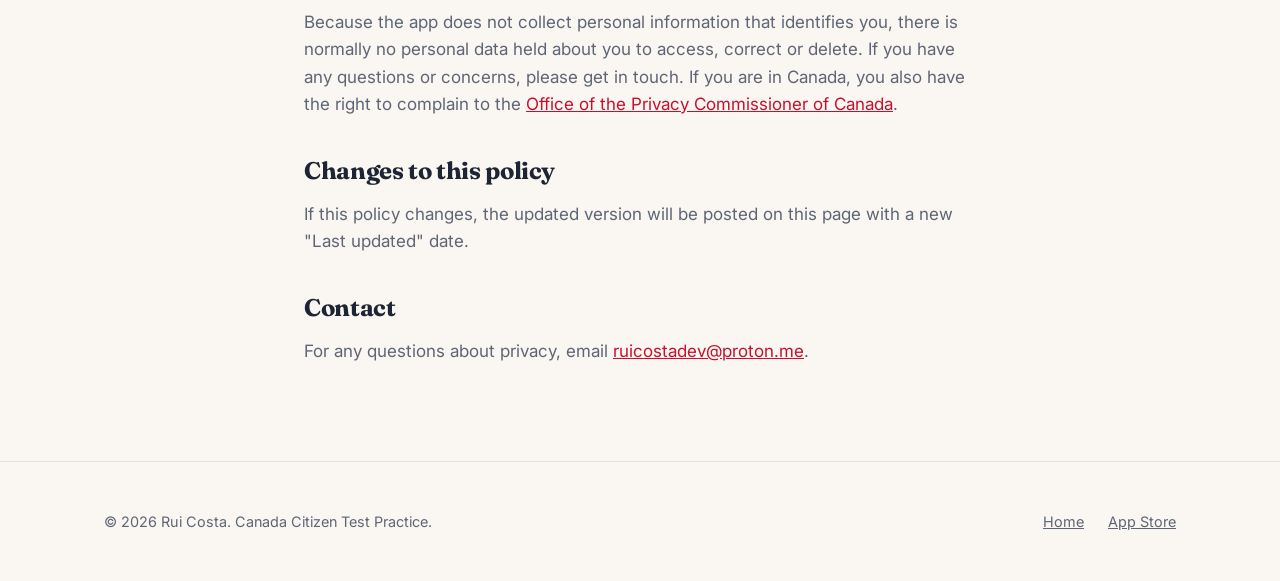
<file: privacypolicy/index.html>
<!doctype html>
<html lang="en-CA">
<head>
  <meta charset="utf-8">
  <meta name="viewport" content="width=device-width, initial-scale=1">
  <title>Privacy Policy – Canada Citizen Test Practice</title>
  <meta name="description" content="Privacy policy for the Canada Citizen Test Practice app for iPhone, iPad and Mac.">
  <link rel="canonical" href="https://ruipfcosta.github.io/CanadaCitizenTestPractice-Website/privacypolicy/">
  <meta name="theme-color" content="#faf7f2">
  <link rel="icon" type="image/png" sizes="32x32" href="../assets/img/icon-32.png">
  <link rel="apple-touch-icon" href="../assets/img/icon-180.png">
  <link rel="preconnect" href="https://fonts.googleapis.com">
  <link rel="preconnect" href="https://fonts.gstatic.com" crossorigin>
  <link rel="stylesheet" href="https://fonts.googleapis.com/css2?family=Fraunces:ital,opsz,wght@0,9..144,600;0,9..144,700;1,9..144,600&family=Inter:wght@400;500;600&display=swap">
  <link rel="stylesheet" href="../styles.css">
</head>
<body>
  <a class="skip-link" href="#main">Skip to content</a>

  <header class="site-header">
    <div class="container site-header__inner">
      <a class="brand" href="../" aria-label="Canada Citizen Test Practice – home">
        <img src="../assets/img/icon-64.png" alt="" width="34" height="34">
        <span>Canada Citizen <span class="brand__sub">Test Practice</span></span>
      </a>
      <nav class="site-nav" aria-label="Main">
        <a href="../#features">Features</a>
        <a href="../#inside">Inside the app</a>
        <a href="../#topics">Topics</a>
        <a href="../#faq">FAQ</a>
      </nav>
      <a class="btn" href="https://apps.apple.com/us/app/canada-citizen-test-practice/id6827146081">Download</a>
    </div>
  </header>

  <main id="main" class="prose">
    <h1>Privacy Policy</h1>
    <p class="updated">Last updated: 26 October 2026</p>

    <p>I take your privacy very seriously. Canada Citizen Test Practice is built so you can study without giving up any personal information. This policy explains what the app and this website do, and don't do, with your data.</p>

    <h2>The short version</h2>
    <ul>
      <li>No account, sign-up, name or email address is needed to use the app.</li>
      <li>Your progress, test results and settings are stored only on your device.</li>
      <li>The app shows no ads and does not track you across other apps or websites.</li>
      <li>Anonymous usage events are collected through a privacy-friendly analytics service, only to understand how the app is used and to improve it.</li>
      <li>Your data is never sold.</li>
    </ul>

    <h2>Data stored on your device</h2>
    <p>Your answers, mock test results, mistakes, progress and app settings are saved locally on your iPhone, iPad or Mac. This data is not sent to me or to any server, and it is deleted when you delete the app.</p>

    <h2>Usage analytics</h2>
    <p>The app uses a privacy-friendly analytics service to log anonymous events, for example that a mock test was started or a screen was opened. These events help me understand which features are useful and where the app can be improved.</p>
    <p>The events do not include your name, email address, contacts, location or any other personal details, and they are not used for advertising or to track you across other companies' apps and websites.</p>

    <h2>In-app purchase</h2>
    <p>Premium features are unlocked with a one-off in-app purchase, which is handled entirely by Apple through the App Store. I never see or receive your payment details. Apple's handling of your purchase is covered by <a href="https://www.apple.com/legal/privacy/">Apple's Privacy Policy</a>.</p>

    <h2>This website</h2>
    <p>This website does not use cookies or analytics. It is hosted on GitHub Pages, which may log your IP address for security purposes, as described in <a href="https://docs.github.com/en/site-policy/privacy-policies/github-general-privacy-statement">GitHub's Privacy Statement</a>. Fonts are loaded from Google Fonts, so your browser connects to Google's servers when you visit.</p>

    <h2>Children</h2>
    <p>The app is a study aid for adults preparing for the Canadian citizenship test. It does not knowingly collect personal information from anyone, including children.</p>

    <h2>Your rights</h2>
    <p>Because the app does not collect personal information that identifies you, there is normally no personal data held about you to access, correct or delete. If you have any questions or concerns, please get in touch. If you are in Canada, you also have the right to complain to the <a href="https://www.priv.gc.ca/en/report-a-concern/">Office of the Privacy Commissioner of Canada</a>.</p>

    <h2>Changes to this policy</h2>
    <p>If this policy changes, the updated version will be posted on this page with a new "Last updated" date.</p>

    <h2>Contact</h2>
    <p>For any questions about privacy, email <a href="mailto:ruicostadev@proton.me">ruicostadev@proton.me</a>.</p>
  </main>

  <footer class="site-footer">
    <div class="container site-footer__inner">
      <p>© 2026 Rui Costa. Canada Citizen Test Practice.</p>
      <nav aria-label="Footer">
        <a href="../">Home</a>
        <a href="https://apps.apple.com/us/app/canada-citizen-test-practice/id6827146081">App Store</a>
      </nav>
    </div>
  </footer>
</body>
</html>
</file>
<file: styles.css>
/* ==========================================================================
   Canada Citizen Test Practice — site styles
   Plain CSS, no build step.
   ========================================================================== */

:root {
  --cream: #faf7f2;
  --cream-alt: #f6f1e9;
  --white: #ffffff;
  --ink: #1d2433;
  --ink-soft: #5e6575;
  --border: #e8e2d9;

  --primary: #c8102e;
  --primary-dark: #9c1140;
  --navy: #1b3a6b;
  --red: #d52b1e;
  --sky: #dfe8f6;
  --blush: #f9e0e0;
  --mustard: #f3c25b;
  --mint: #dcebe0;
  --sage: #5f8a68;
  --lilac: #e6e1f6;

  --radius: 24px;
  --radius-sm: 14px;
  --shadow: 0 14px 34px rgba(156, 17, 64, 0.12);
  --shadow-sm: 0 6px 18px rgba(29, 36, 51, 0.06);

  --font-display: "Fraunces", Georgia, "Times New Roman", serif;
  --font-body: "Inter", system-ui, -apple-system, "Segoe UI", Roboto, sans-serif;

  --max: 1120px;
}

*,
*::before,
*::after { box-sizing: border-box; }

html {
  scroll-behavior: smooth;
  -webkit-text-size-adjust: 100%;
  scroll-padding-top: 80px;
}

body {
  margin: 0;
  background: var(--cream);
  color: var(--ink);
  font-family: var(--font-body);
  font-size: 1.0625rem;
  line-height: 1.6;
  -webkit-font-smoothing: antialiased;
  overflow-x: hidden;
}

img,
svg { display: block; max-width: 100%; height: auto; }

a { color: var(--primary); }

h1, h2, h3 {
  font-family: var(--font-display);
  font-weight: 700;
  line-height: 1.12;
  letter-spacing: -0.015em;
  margin: 0;
  color: var(--ink);
}

p { margin: 0; }

.container {
  width: 100%;
  max-width: var(--max);
  margin: 0 auto;
  padding: 0 24px;
}

.skip-link {
  position: absolute;
  left: -9999px;
  top: 0;
  z-index: 100;
}
.skip-link:focus {
  left: 16px;
  top: 16px;
  background: var(--primary);
  color: #fff;
  padding: 12px 20px;
  border-radius: 10px;
}

:focus-visible {
  outline: 3px solid var(--primary);
  outline-offset: 3px;
  border-radius: 6px;
}

.visually-hidden {
  position: absolute !important;
  width: 1px; height: 1px;
  overflow: hidden;
  clip: rect(0 0 0 0);
  white-space: nowrap;
}

/* ---------- Buttons & badges ---------- */

.btn {
  display: inline-flex;
  align-items: center;
  gap: 8px;
  background: var(--primary);
  color: #fff;
  font-weight: 600;
  font-size: 0.9375rem;
  text-decoration: none;
  padding: 10px 20px;
  border-radius: 999px;
  transition: background 0.2s ease, box-shadow 0.2s ease;
}
.btn:hover { background: var(--primary-dark); box-shadow: var(--shadow-sm); }

.store-badge {
  display: inline-block;
  transition: opacity 0.2s ease, transform 0.2s ease;
}
.store-badge:hover { opacity: 0.85; transform: translateY(-1px); }
.store-badge img { width: 168px; height: auto; }

/* ---------- Header ---------- */

.site-header {
  position: sticky;
  top: 0;
  z-index: 50;
  background: rgba(250, 247, 242, 0.82);
  -webkit-backdrop-filter: blur(14px);
  backdrop-filter: blur(14px);
  border-bottom: 1px solid rgba(232, 226, 217, 0.7);
}
.site-header__inner {
  display: flex;
  align-items: center;
  justify-content: space-between;
  gap: 16px;
  height: 68px;
}
.brand {
  display: flex;
  align-items: center;
  gap: 10px;
  font-family: var(--font-display);
  font-weight: 600;
  font-size: 1.125rem;
  line-height: 1.15;
  color: var(--ink);
  text-decoration: none;
}
@media (max-width: 480px) {
  .brand { font-size: 1rem; }
  .brand__sub { display: block; }
}
.brand img {
  flex: none;
  width: 34px;
  height: 34px;
  border-radius: 9px;
  box-shadow: var(--shadow-sm);
}
.site-nav {
  display: none;
  gap: 28px;
  font-size: 0.9375rem;
  font-weight: 500;
}
.site-nav a {
  color: var(--ink-soft);
  text-decoration: none;
  transition: color 0.2s ease;
}
.site-nav a:hover { color: var(--primary); }

@media (min-width: 1000px) {
  .site-nav { display: flex; }
}

/* ---------- Sections ---------- */

.section { padding: 88px 0; position: relative; }
.section--alt { background: var(--cream-alt); }
.section--white { background: var(--white); }

.section__head {
  text-align: center;
  max-width: 640px;
  margin: 0 auto 56px;
}
.eyebrow {
  display: inline-block;
  font-size: 0.8125rem;
  font-weight: 600;
  letter-spacing: 0.08em;
  text-transform: uppercase;
  color: var(--red);
  margin-bottom: 12px;
}
.section__title { font-size: clamp(1.9rem, 4vw, 2.6rem); }
.section__lede {
  margin-top: 16px;
  color: var(--ink-soft);
  font-size: 1.125rem;
}

/* ---------- Hero ---------- */

.hero {
  position: relative;
  overflow: hidden;
  padding: 56px 0 72px;
  background:
    radial-gradient(ellipse 60% 55% at 85% 20%, var(--sky) 0%, rgba(223, 232, 246, 0) 70%),
    radial-gradient(ellipse 55% 50% at 10% 85%, var(--blush) 0%, rgba(249, 224, 224, 0) 70%),
    var(--cream);
}
.hero__grid {
  display: grid;
  gap: 48px;
  align-items: center;
}
.hero__title {
  font-size: clamp(2.4rem, 5.2vw, 3.6rem);
  text-wrap: balance;
}
.hero__title em {
  font-style: italic;
  font-weight: 600;
  color: var(--red);
}
.hero__lede {
  margin-top: 20px;
  font-size: 1.1875rem;
  color: var(--ink-soft);
  max-width: 34em;
}
.hero__cta {
  margin-top: 32px;
  display: flex;
  flex-direction: column;
  align-items: flex-start;
  gap: 14px;
}
.rating {
  display: flex;
  align-items: center;
  gap: 10px;
  font-size: 0.9375rem;
  color: var(--ink-soft);
}
.rating strong { color: var(--ink); }

/* Five stars filled to --rating (0–5) */
.stars {
  position: relative;
  display: inline-block;
  font-size: 1.05rem;
  line-height: 1;
  letter-spacing: 2px;
  color: #e3dccf;
}
.stars::before { content: "★★★★★"; }
.stars::after {
  content: "★★★★★";
  position: absolute;
  top: 0;
  left: 0;
  width: calc(var(--rating, 5) / 5 * 100%);
  overflow: hidden;
  white-space: nowrap;
  color: var(--mustard);
}
.hero__art {
  position: relative;
  display: flex;
  justify-content: center;
}

@media (min-width: 900px) {
  .hero { padding: 72px 0 96px; }
  .hero__grid { grid-template-columns: 1.1fr 0.9fr; gap: 64px; }
}

/* Floating cards around the hero phone (Tangerine-style accents) */
.float-card {
  position: absolute;
  z-index: 3;
  display: flex;
  align-items: center;
  gap: 10px;
  background: var(--white);
  border: 1px solid var(--border);
  border-radius: 16px;
  padding: 10px 14px;
  box-shadow: var(--shadow);
  font-size: 0.875rem;
  font-weight: 600;
  white-space: nowrap;
  animation: bob 6s ease-in-out infinite;
}
.float-card small {
  display: block;
  font-weight: 500;
  color: var(--ink-soft);
  font-size: 0.75rem;
}
.float-card__icon {
  flex: none;
  display: grid;
  place-items: center;
  width: 32px;
  height: 32px;
  border-radius: 10px;
}
/* Anchored to the phone; the offset never pushes a card closer than 12px to the viewport edge. */
.hero__device { position: relative; }
.float-card--a { top: 14%; left: max(-72px, calc((100% - 100vw) / 2 + 12px)); }
.float-card--b { bottom: 16%; right: max(-72px, calc((100% - 100vw) / 2 + 12px)); animation-delay: 2s; }

@keyframes bob {
  0%, 100% { transform: translateY(0); }
  50% { transform: translateY(-10px); }
}

/* ---------- Phone frame ---------- */

/* The bezel is padding around the screenshot, so it never covers app content.
   --screen-radius matches the iPhone display corners (~13.7% of screen width). */
.phone {
  --phone-w: min(300px, 74vw);
  --bezel: 11px;
  --screen-radius: calc((var(--phone-w) - 2 * var(--bezel)) * 0.137);
  position: relative;
  z-index: 1;
  width: var(--phone-w);
  padding: var(--bezel);
  border-radius: calc(var(--screen-radius) + var(--bezel));
  background: #15171c;
  box-shadow:
    0 0 0 2px #2b2e36,
    0 30px 60px rgba(156, 17, 64, 0.2),
    0 10px 20px rgba(0, 0, 0, 0.08);
}
.phone img {
  display: block;
  width: 100%;
  height: auto;
  border-radius: var(--screen-radius);
  background: var(--cream);
}
.phone--sm { --phone-w: min(260px, 70vw); --bezel: 9px; }

/* ---------- Stats strip ---------- */

.stats {
  display: grid;
  grid-template-columns: repeat(2, 1fr);
  gap: 16px;
  list-style: none;
  padding: 0;
  margin: -36px 0 0;
  position: relative;
  z-index: 2;
}
.stat {
  background: var(--white);
  border: 1px solid var(--border);
  border-radius: var(--radius-sm);
  padding: 20px;
  text-align: center;
  box-shadow: var(--shadow-sm);
}
.stat__num {
  display: block;
  font-family: var(--font-display);
  font-size: 1.9rem;
  font-weight: 700;
  color: var(--primary-dark);
  line-height: 1.1;
}
.stat__label {
  display: block;
  margin-top: 4px;
  font-size: 0.875rem;
  color: var(--ink-soft);
}
@media (min-width: 760px) {
  .stats { grid-template-columns: repeat(4, 1fr); gap: 20px; }
}

/* ---------- Feature cards ---------- */

.cards {
  display: grid;
  gap: 20px;
}
@media (min-width: 640px) { .cards { grid-template-columns: repeat(2, 1fr); } }
@media (min-width: 980px) { .cards { grid-template-columns: repeat(3, 1fr); gap: 24px; } }

.card {
  background: var(--white);
  border: 2px solid var(--border);
  border-radius: var(--radius);
  padding: 32px 28px;
  transition: transform 0.3s ease, box-shadow 0.3s ease, border-color 0.3s ease;
}
.card:hover {
  transform: translateY(-4px);
  box-shadow: var(--shadow);
}
.card__icon {
  width: 60px;
  height: 60px;
  border-radius: 18px;
  display: grid;
  place-items: center;
  transition: transform 0.4s ease;
}
.card__icon svg { width: 28px; height: 28px; }
.card:hover .card__icon { transform: scale(1.08) rotate(-3deg); }
.card h3 { margin-top: 20px; font-size: 1.3rem; font-weight: 600; }
.card p { margin-top: 8px; color: var(--ink-soft); font-size: 0.975rem; }

.tint-sky { background: var(--sky); color: var(--navy); }
.tint-blush { background: var(--blush); color: var(--red); }
.tint-mint { background: var(--mint); color: var(--sage); }
.tint-mustard { background: #fbecc8; color: #a7731a; }
.tint-lilac { background: var(--lilac); color: #5b4b9a; }

.card:nth-child(1):hover { border-color: var(--primary); }
.card:nth-child(2):hover { border-color: var(--red); }
.card:nth-child(3):hover { border-color: var(--sage); }
.card:nth-child(4):hover { border-color: #d9a43b; }
.card:nth-child(5):hover { border-color: #8a7cc4; }
.card:nth-child(6):hover { border-color: var(--navy); }

.chips {
  display: flex;
  flex-wrap: wrap;
  justify-content: center;
  gap: 10px;
  margin: 40px 0 0;
  padding: 0;
  list-style: none;
}
.chips li {
  background: var(--white);
  border: 1.5px solid var(--border);
  border-radius: 999px;
  padding: 8px 16px;
  font-size: 0.9375rem;
  font-weight: 500;
  color: var(--ink);
}
.chips li::before {
  content: "✓";
  color: var(--sage);
  font-weight: 700;
  margin-right: 8px;
}

/* ---------- Showcase (screenshot + copy rows) ---------- */

.showcase {
  display: grid;
  gap: 96px;
}
.showcase__row {
  display: grid;
  gap: 40px;
  align-items: center;
}
.showcase__media {
  position: relative;
  display: flex;
  justify-content: center;
  padding: 32px 0;
}
.showcase__media::before {
  content: "";
  position: absolute;
  inset: 0 8%;
  border-radius: 40px;
  background: var(--tint, var(--sky));
  transform: rotate(-3deg);
}
.showcase__row:nth-child(even) .showcase__media::before { transform: rotate(3deg); }
.showcase__text h3 {
  font-size: clamp(1.6rem, 3vw, 2.1rem);
}
.showcase__text h3 span { color: var(--red); font-style: italic; font-weight: 600; }
.showcase__text > p {
  margin-top: 16px;
  color: var(--ink-soft);
  font-size: 1.0625rem;
}
.ticks {
  list-style: none;
  margin: 24px 0 0;
  padding: 0;
  display: grid;
  gap: 12px;
}
.ticks li {
  position: relative;
  padding-left: 34px;
  color: var(--ink);
}
.ticks li::before {
  content: "";
  position: absolute;
  left: 0;
  top: 3px;
  width: 22px;
  height: 22px;
  border-radius: 50%;
  background: var(--mint) url("data:image/svg+xml,%3Csvg xmlns='http://www.w3.org/2000/svg' viewBox='0 0 24 24' fill='none' stroke='%235f8a68' stroke-width='3' stroke-linecap='round' stroke-linejoin='round'%3E%3Cpolyline points='20 6 9 17 4 12'/%3E%3C/svg%3E") center / 13px no-repeat;
}

@media (min-width: 860px) {
  .showcase__row { grid-template-columns: 1fr 1fr; gap: 72px; }
  .showcase__row:nth-child(even) .showcase__media { order: 2; }
}

/* ---------- Topics ---------- */

.topics {
  display: grid;
  gap: 20px;
  counter-reset: topic;
}
@media (min-width: 640px) { .topics { grid-template-columns: repeat(2, 1fr); } }
@media (min-width: 980px) { .topics { grid-template-columns: repeat(5, 1fr); gap: 16px; } }

.topic {
  background: var(--white);
  border: 1px solid var(--border);
  border-radius: var(--radius);
  padding: 24px 22px 26px;
  transition: transform 0.3s ease, box-shadow 0.3s ease;
}
.topic:hover { transform: translateY(-4px); box-shadow: var(--shadow); }
.topic__art {
  height: 96px;
  border-radius: 16px;
  display: grid;
  place-items: center;
  margin-bottom: 18px;
}
.topic__art svg { height: 64px; width: auto; }
.topic__num {
  font-size: 0.75rem;
  font-weight: 600;
  letter-spacing: 0.08em;
  text-transform: uppercase;
  color: var(--ink-soft);
}
.topic h3 { margin-top: 6px; font-size: 1.125rem; font-weight: 600; line-height: 1.25; }
.topic p { margin-top: 6px; font-size: 0.9rem; color: var(--ink-soft); }

/* ---------- Steps ---------- */

.steps {
  position: relative;
  display: grid;
  gap: 40px;
  margin: 0;
  padding: 0;
  list-style: none;
}
.step { text-align: center; position: relative; }
.step__num {
  width: 64px;
  height: 64px;
  margin: 0 auto;
  border-radius: 50%;
  display: grid;
  place-items: center;
  font-family: var(--font-display);
  font-weight: 700;
  font-size: 1.25rem;
  color: #fff;
  box-shadow: var(--shadow);
  position: relative;
  z-index: 1;
}
.step h3 { margin-top: 20px; font-size: 1.2rem; font-weight: 600; }
.step p { margin: 8px auto 0; max-width: 260px; font-size: 0.95rem; color: var(--ink-soft); }

@media (min-width: 860px) {
  .steps { grid-template-columns: repeat(4, 1fr); gap: 24px; }
  .steps::before {
    content: "";
    position: absolute;
    top: 32px;
    left: 12.5%;
    right: 12.5%;
    border-top: 2px dashed var(--border);
  }
}

/* ---------- Reviews ---------- */

.reviews {
  display: grid;
  gap: 20px;
}
@media (min-width: 860px) { .reviews { grid-template-columns: repeat(3, 1fr); gap: 24px; } }

.review {
  margin: 0;
  background: var(--white);
  border: 1px solid var(--border);
  border-radius: var(--radius);
  padding: 28px;
  display: flex;
  flex-direction: column;
  gap: 12px;
  transition: transform 0.3s ease, box-shadow 0.3s ease;
}
.review:hover { transform: translateY(-4px); box-shadow: var(--shadow); }
.review__stars { color: var(--mustard); letter-spacing: 2px; }
.review h3 { font-size: 1.15rem; font-weight: 600; line-height: 1.25; }
.review blockquote { margin: 0; color: var(--ink-soft); }
.review figcaption { margin-top: auto; font-size: 0.85rem; color: var(--ink-soft); }

/* ---------- Pricing & privacy band ---------- */

.band {
  background: linear-gradient(135deg, #e41e1b 0%, var(--primary) 45%, var(--primary-dark) 100%);
  color: #fff;
  overflow: hidden;
}
.band .section__title,
.band h3 { color: #fff; }
.band .section__lede { color: rgba(255, 255, 255, 0.78); }
.band .eyebrow { color: var(--mustard); }

.band__grid {
  display: grid;
  gap: 20px;
}
@media (min-width: 860px) { .band__grid { grid-template-columns: repeat(3, 1fr); gap: 24px; } }

.band__card {
  background: rgba(255, 255, 255, 0.08);
  border: 1px solid rgba(255, 255, 255, 0.12);
  border-radius: var(--radius);
  padding: 28px;
  transition: transform 0.3s ease, background 0.3s ease;
}
.band__card:hover { transform: translateY(-4px); background: rgba(255, 255, 255, 0.13); }
.band__card h3 { font-size: 1.2rem; font-weight: 600; }
.band__card p { margin-top: 8px; color: rgba(255, 255, 255, 0.75); font-size: 0.975rem; }
.band__card .card__icon { background: rgba(255, 255, 255, 0.12); color: #fff; margin-bottom: 18px; }

.band__link {
  margin-top: 36px;
  text-align: center;
}
.band__link a { color: #fff; font-weight: 600; }

/* ---------- FAQ ---------- */

.faq {
  max-width: 760px;
  margin: 0 auto;
  display: grid;
  gap: 12px;
}
.faq details {
  background: var(--white);
  border: 1px solid var(--border);
  border-radius: var(--radius-sm);
  transition: box-shadow 0.2s ease;
}
.faq details[open] { box-shadow: var(--shadow-sm); }
.faq summary {
  list-style: none;
  cursor: pointer;
  padding: 20px 56px 20px 24px;
  font-weight: 600;
  position: relative;
}
.faq summary::-webkit-details-marker { display: none; }
.faq summary::after {
  content: "";
  position: absolute;
  right: 22px;
  top: 50%;
  width: 22px;
  height: 22px;
  margin-top: -11px;
  border-radius: 50%;
  background: var(--sky) url("data:image/svg+xml,%3Csvg xmlns='http://www.w3.org/2000/svg' viewBox='0 0 24 24' fill='none' stroke='%231b3a6b' stroke-width='3' stroke-linecap='round'%3E%3Cline x1='12' y1='6' x2='12' y2='18'/%3E%3Cline x1='6' y1='12' x2='18' y2='12'/%3E%3C/svg%3E") center / 12px no-repeat;
  transition: transform 0.25s ease;
}
.faq details[open] summary::after { transform: rotate(45deg); }
.faq details > div {
  padding: 0 24px 22px;
  color: var(--ink-soft);
}
.faq details > div p + p { margin-top: 10px; }

/* ---------- Final CTA ---------- */

.cta {
  text-align: center;
  background:
    radial-gradient(ellipse 50% 70% at 50% 100%, var(--blush) 0%, rgba(249, 224, 224, 0) 70%),
    radial-gradient(ellipse 50% 70% at 50% 0%, var(--sky) 0%, rgba(223, 232, 246, 0) 70%),
    var(--cream);
}
.cta__icon {
  width: 96px;
  height: 96px;
  margin: 0 auto 28px;
  border-radius: 22px;
  box-shadow: var(--shadow);
}
.cta .store-badge { margin-top: 32px; }
.cta .store-badge img { width: 190px; }

/* ---------- Footer ---------- */

.site-footer {
  padding: 48px 0;
  border-top: 1px solid var(--border);
  font-size: 0.9rem;
  color: var(--ink-soft);
}
.site-footer__inner {
  display: grid;
  gap: 24px;
}
.site-footer nav {
  display: flex;
  flex-wrap: wrap;
  gap: 8px 24px;
}
.site-footer a { color: var(--ink-soft); }
.site-footer a:hover { color: var(--primary); }
.disclaimer { font-size: 0.8125rem; max-width: 60em; }
@media (min-width: 860px) {
  .site-footer__inner { grid-template-columns: 1fr auto; align-items: start; }
}

/* ---------- Prose (privacy policy, 404) ---------- */

.prose {
  max-width: 720px;
  margin: 0 auto;
  padding: 72px 24px 96px;
}
.prose h1 { font-size: clamp(2.2rem, 5vw, 3rem); }
.prose h2 { font-size: 1.5rem; margin-top: 40px; }
.prose p,
.prose ul { margin-top: 16px; color: var(--ink-soft); }
.prose .updated { color: var(--ink-soft); font-size: 0.95rem; margin-top: 12px; }
.prose ul { padding-left: 1.25em; }
.prose li + li { margin-top: 8px; }

/* ---------- Motion preferences ---------- */

@media (prefers-reduced-motion: reduce) {
  html { scroll-behavior: auto; }
  *,
  *::before,
  *::after {
    animation: none !important;
    transition: none !important;
  }
}
</file>
